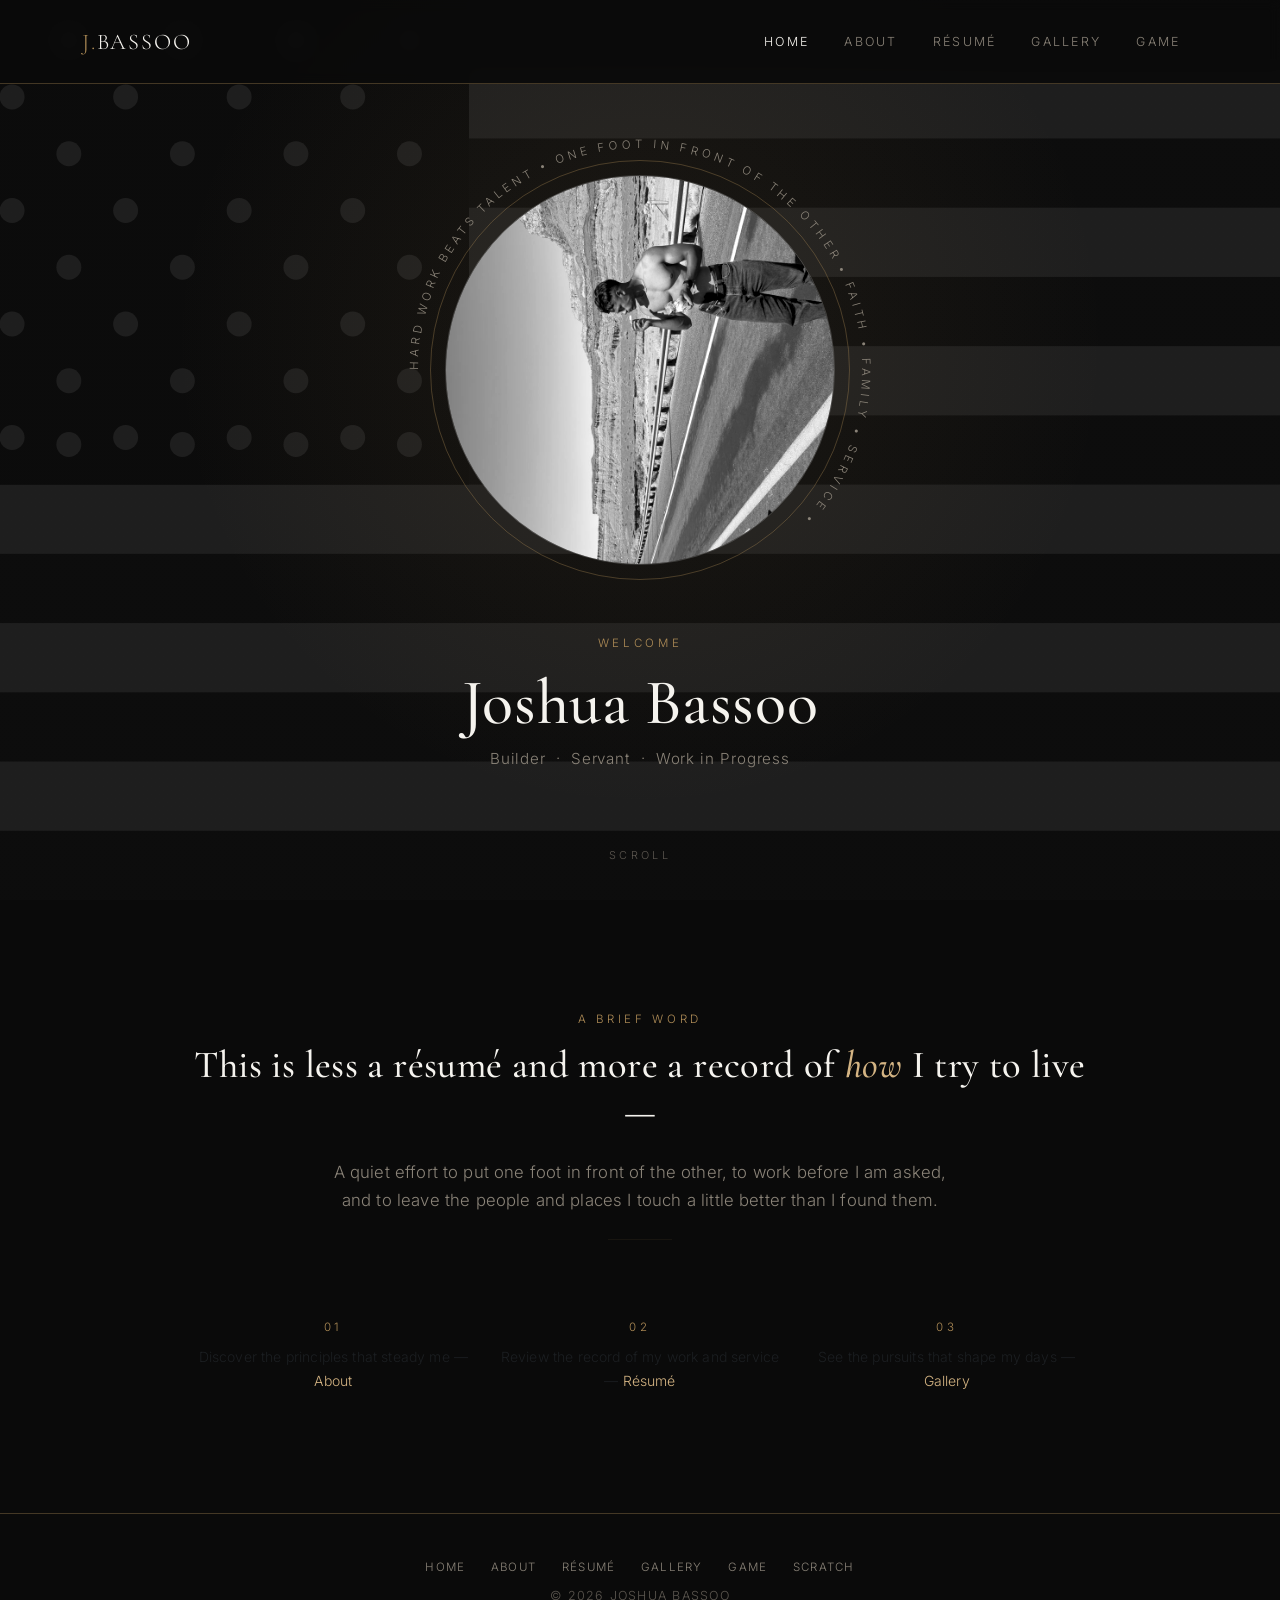
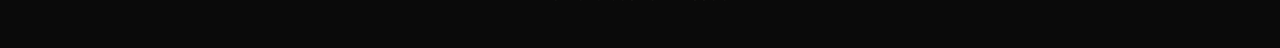
<file: index.html>
<!DOCTYPE html>
<html lang="en">
<head>
<meta charset="UTF-8">
<meta name="viewport" content="width=device-width, initial-scale=1.0">
<title>Joshua Bassoo</title>
<link href="https://cdn.jsdelivr.net/npm/bootstrap@5.3.3/dist/css/bootstrap.min.css" rel="stylesheet">
<link href="https://fonts.googleapis.com/css2?family=Cormorant+Garamond:ital,wght@0,400;0,500;0,600;1,500&family=Inter:wght@300;400;500;600&display=swap" rel="stylesheet">
<style>
:root {
  --ink: #0a0a0a;
  --panel: #141312;
  --marble: #f5f3ee;
  --stone: #8a8378;
  --stone-dim: #5c5750;
  --bronze: #b08d57;
  --bronze-light: #d4b483;
  --hairline: rgba(176, 141, 87, 0.35);
  --font-display: "Cormorant Garamond", "Georgia", serif;
  --font-body: "Inter", "Helvetica Neue", Arial, sans-serif;
}
* { box-sizing: border-box; }
html { scroll-behavior: smooth; }
body {
  background-color: var(--ink);
  background-image: linear-gradient(rgba(10,10,10,0.91), rgba(10,10,10,0.91)), url("[data-uri]");
  background-size: cover;
  background-attachment: fixed;
  background-position: center;
  color: var(--marble);
  font-family: var(--font-body);
  font-weight: 300;
  letter-spacing: 0.01em;
  line-height: 1.7;
}
a { color: var(--bronze-light); text-decoration: none; transition: color .25s; }
a:hover, a:focus { color: var(--marble); }
::selection { background: var(--bronze); color: var(--ink); }
.eyebrow { font-family: var(--font-body); font-size: .72rem; letter-spacing: .32em; text-transform: uppercase; color: var(--bronze); margin-bottom: .75rem; display: inline-block; }
.display-heading { font-family: var(--font-display); font-weight: 500; letter-spacing: .01em; color: var(--marble); }
.display-heading em { color: var(--bronze-light); font-style: italic; }
.hairline { border: none; border-top: 1px solid var(--hairline); width: 64px; margin: 1.5rem auto; }
.hairline.left { margin: 1.5rem 0; }
.navbar-stoic { background-color: rgba(10,10,10,0.92); backdrop-filter: blur(6px); border-bottom: 1px solid var(--hairline); padding-top: 1.1rem; padding-bottom: 1.1rem; }
.navbar-stoic .navbar-brand { font-family: var(--font-display); font-size: 1.4rem; letter-spacing: .08em; color: var(--marble) !important; }
.navbar-stoic .navbar-brand .brand-mark { color: var(--bronze); }
.navbar-stoic .nav-link { font-size: .78rem; letter-spacing: .18em; text-transform: uppercase; color: var(--stone) !important; padding: .5rem 1.1rem !important; }
.navbar-stoic .nav-link:hover, .navbar-stoic .nav-link.active { color: var(--marble) !important; }
.navbar-stoic .navbar-toggler { border-color: var(--hairline); }
.hero-stage { min-height: 100vh; display: flex; align-items: center; justify-content: center; padding: 7rem 1.5rem 4rem; position: relative; overflow: hidden; }
.hero-stage::before { content: ""; position: absolute; inset: 0; background: radial-gradient(circle at 50% 38%, rgba(176,141,87,.10), transparent 55%); pointer-events: none; }
.medallion-wrap { position: relative; width: min(420px,78vw); height: min(420px,78vw); margin: 0 auto; }
.medallion-orbit-text { position: absolute; inset: -54px; animation: spin-slow 60s linear infinite; }
@media (prefers-reduced-motion: reduce) { .medallion-orbit-text { animation: none; } }
@keyframes spin-slow { from { transform: rotate(0deg); } to { transform: rotate(360deg); } }
.medallion-orbit-text text { font-family: var(--font-body); font-size: 11.5px; letter-spacing: .34em; fill: var(--stone); text-transform: uppercase; }
.medallion-photo-ring { position: absolute; inset: 0; border-radius: 50%; border: 1px solid var(--hairline); padding: 14px; }
.medallion-photo-ring img { width: 100%; height: 100%; object-fit: cover; border-radius: 50%; display: block; filter: grayscale(100%) contrast(1.08); border: 1px solid var(--hairline); }
.hero-name { text-align: center; margin-top: 3rem; }
.hero-name h1 { font-size: clamp(2.4rem,6vw,4rem); margin-bottom: .25rem; }
.hero-name .role-line { color: var(--stone); font-size: .95rem; letter-spacing: .06em; }
.scroll-cue { position: absolute; bottom: 2.2rem; left: 50%; transform: translateX(-50%); font-size: .68rem; letter-spacing: .3em; text-transform: uppercase; color: var(--stone-dim); }
.section { padding: 6.5rem 0; border-bottom: 1px solid var(--hairline); }
.section:last-of-type { border-bottom: none; }
.section-alt { background-color: var(--panel); }
.section-head { text-align: center; max-width: 720px; margin: 0 auto 3.5rem; }
.lede { color: var(--stone); font-size: 1.05rem; max-width: 640px; margin: 0 auto; }
.plinth { position: relative; background-color: var(--panel); border: 1px solid var(--hairline); overflow: hidden; height: 100%; }
.plinth-image { aspect-ratio: 4/5; overflow: hidden; }
.plinth-image img { width: 100%; height: 100%; object-fit: cover; filter: grayscale(100%) contrast(1.05); transition: transform .8s ease, filter .8s ease; }
.plinth:hover .plinth-image img { transform: scale(1.04); filter: grayscale(60%) contrast(1.05); }
.plinth-caption { padding: 1.6rem 1.7rem 1.9rem; }
.plinth-number { font-family: var(--font-display); color: var(--bronze); font-size: .85rem; letter-spacing: .1em; }
.plinth-caption h3 { font-family: var(--font-display); font-size: 1.4rem; margin: .4rem 0 .6rem; color: var(--marble); }
.plinth-caption p { color: var(--stone); font-size: .92rem; margin-bottom: 0; }
.tenet-row { display: flex; gap: 1.6rem; padding: 1.8rem 0; border-top: 1px solid var(--hairline); align-items: baseline; }
.tenet-row:last-child { border-bottom: 1px solid var(--hairline); }
.tenet-mark { font-family: var(--font-display); font-size: 1.1rem; color: var(--bronze); min-width: 2.6rem; }
.tenet-row h4 { font-family: var(--font-display); font-size: 1.25rem; color: var(--marble); margin-bottom: .35rem; }
.tenet-row p { color: var(--stone); margin-bottom: 0; font-size: .95rem; }
.quote-block { text-align: center; max-width: 760px; margin: 0 auto; }
.quote-block blockquote { font-family: var(--font-display); font-style: italic; font-size: clamp(1.5rem,3vw,2.1rem); color: var(--marble); line-height: 1.5; }
.quote-block cite { display: block; margin-top: 1.2rem; color: var(--stone); font-size: .78rem; letter-spacing: .2em; text-transform: uppercase; font-style: normal; }
.resume-shell { max-width: 880px; margin: 0 auto; }
.resume-header { text-align: center; margin-bottom: 3.5rem; }
.resume-block { margin-bottom: 3.2rem; }
.resume-block-head { display: flex; align-items: baseline; gap: 1rem; margin-bottom: 1.4rem; }
.resume-block-head .eyebrow { margin-bottom: 0; }
.resume-block-head::after { content: ""; flex: 1; height: 1px; background: var(--hairline); }
.entry { display: grid; grid-template-columns: 160px 1fr; gap: 1.5rem; padding: 1.3rem 0; border-top: 1px solid rgba(255,255,255,.06); }
.entry:first-child { border-top: none; }
.entry-period { color: var(--bronze); font-size: .78rem; letter-spacing: .08em; text-transform: uppercase; padding-top: .2rem; }
.entry-title { font-family: var(--font-display); font-size: 1.25rem; color: var(--marble); margin-bottom: .2rem; }
.entry-org { color: var(--stone); font-size: .85rem; margin-bottom: .7rem; letter-spacing: .03em; }
.entry ul { color: var(--stone); font-size: .92rem; padding-left: 1.1rem; margin-bottom: 0; }
.entry ul li { margin-bottom: .35rem; }
.entry ul li::marker { color: var(--bronze); }
.skill-grid { display: grid; grid-template-columns: repeat(auto-fit,minmax(190px,1fr)); gap: .9rem; }
.skill-chip { border: 1px solid var(--hairline); padding: .85rem 1.1rem; font-size: .85rem; color: var(--marble); letter-spacing: .02em; }
.skill-chip strong { color: var(--bronze-light); display: block; font-size: .7rem; letter-spacing: .16em; text-transform: uppercase; margin-bottom: .3rem; }
@media (max-width: 576px) { .entry { grid-template-columns: 1fr; gap: .4rem; } }
.footer-stoic { background-color: var(--ink); border-top: 1px solid var(--hairline); padding: 2.6rem 0; text-align: center; color: var(--stone-dim); font-size: .78rem; letter-spacing: .1em; text-transform: uppercase; }
.footer-stoic .footer-links a { color: var(--stone); margin: 0 .8rem; font-size: .72rem; }
.btn-bronze { border: 1px solid var(--bronze); color: var(--bronze-light); background: transparent; font-size: .78rem; letter-spacing: .18em; text-transform: uppercase; padding: .85rem 2rem; border-radius: 0; transition: all .3s; }
.btn-bronze:hover { background-color: var(--bronze); color: var(--ink); }
.container-narrow { max-width: 920px; margin-left: auto; margin-right: auto; }
img { max-width: 100%; }
</style>
</head>
<body><nav class="navbar navbar-expand-lg navbar-stoic fixed-top">
  <div class="container">
    <a class="navbar-brand" href="index.html"><span class="brand-mark">J.</span>BASSOO</a>
    <button class="navbar-toggler" type="button" data-bs-toggle="collapse" data-bs-target="#navMain" aria-controls="navMain" aria-expanded="false" aria-label="Toggle navigation"><span class="navbar-toggler-icon"></span></button>
    <div class="collapse navbar-collapse" id="navMain"><ul class="navbar-nav ms-auto"><li class="nav-item"><a class="nav-link active" href="index.html">Home</a></li>
<li class="nav-item"><a class="nav-link " href="about.html">About</a></li>
<li class="nav-item"><a class="nav-link " href="resume.html">Résumé</a></li>
<li class="nav-item"><a class="nav-link " href="gallery.html">Gallery</a></li>
<li class="nav-item"><a class="nav-link " href="game.html">Game</a></li></ul></div>
  </div>
</nav>
<section class="hero-stage">
  <div class="text-center" style="position:relative;z-index:1;">
    <div class="medallion-wrap">
      <svg class="medallion-orbit-text" viewBox="0 0 528 528" aria-hidden="true">
        <defs><path id="orbitPath" d="M 264,264 m -222,0 a 222,222 0 1,1 444,0 a 222,222 0 1,1 -444,0"/></defs>
        <text><textPath href="#orbitPath" startOffset="0%">HARD WORK BEATS TALENT &#8226; ONE FOOT IN FRONT OF THE OTHER &#8226; FAITH &#8226; FAMILY &#8226; SERVICE &#8226;</textPath></text>
      </svg>
      <div class="medallion-photo-ring">
        <img src="profile.jpg" alt="Portrait of Joshua Bassoo">
      </div>
    </div>
    <div class="hero-name">
      <p class="eyebrow">Welcome</p>
      <h1 class="display-heading">Joshua Bassoo</h1>
      <p class="role-line">Builder &nbsp;&middot;&nbsp; Servant &nbsp;&middot;&nbsp; Work in Progress</p>
    </div>
  </div>
  <div class="scroll-cue">Scroll</div>
</section>
<section class="section">
  <div class="container container-narrow text-center">
    <p class="eyebrow">A Brief Word</p>
    <h2 class="display-heading mb-4" style="font-size:clamp(1.6rem,3.4vw,2.4rem);">This is less a résumé and more a record of <em>how</em> I try to live —</h2>
    <p class="lede">A quiet effort to put one foot in front of the other, to work before I am asked, and to leave the people and places I touch a little better than I found them.</p>
    <hr class="hairline">
    <div class="row mt-5 g-4">
      <div class="col-md-4"><p class="eyebrow mb-2">01</p><p class="text-muted small">Discover the principles that steady me — <a href="about.html">About</a></p></div>
      <div class="col-md-4"><p class="eyebrow mb-2">02</p><p class="text-muted small">Review the record of my work and service — <a href="resume.html">Résumé</a></p></div>
      <div class="col-md-4"><p class="eyebrow mb-2">03</p><p class="text-muted small">See the pursuits that shape my days — <a href="gallery.html">Gallery</a></p></div>
    </div>
  </div>
</section>
<footer class="footer-stoic">
  <div class="container">
    <div class="footer-links mb-2">
      <a href="index.html">Home</a><a href="about.html">About</a><a href="resume.html">Résumé</a><a href="gallery.html">Gallery</a><a href="game.html">Game</a><a href="scratch.html">Scratch</a>
    </div>
    &copy; 2026 Joshua Bassoo
  </div>
</footer>
<script src="https://cdn.jsdelivr.net/npm/bootstrap@5.3.3/dist/js/bootstrap.bundle.min.js"></script>
</body></html>
</file>
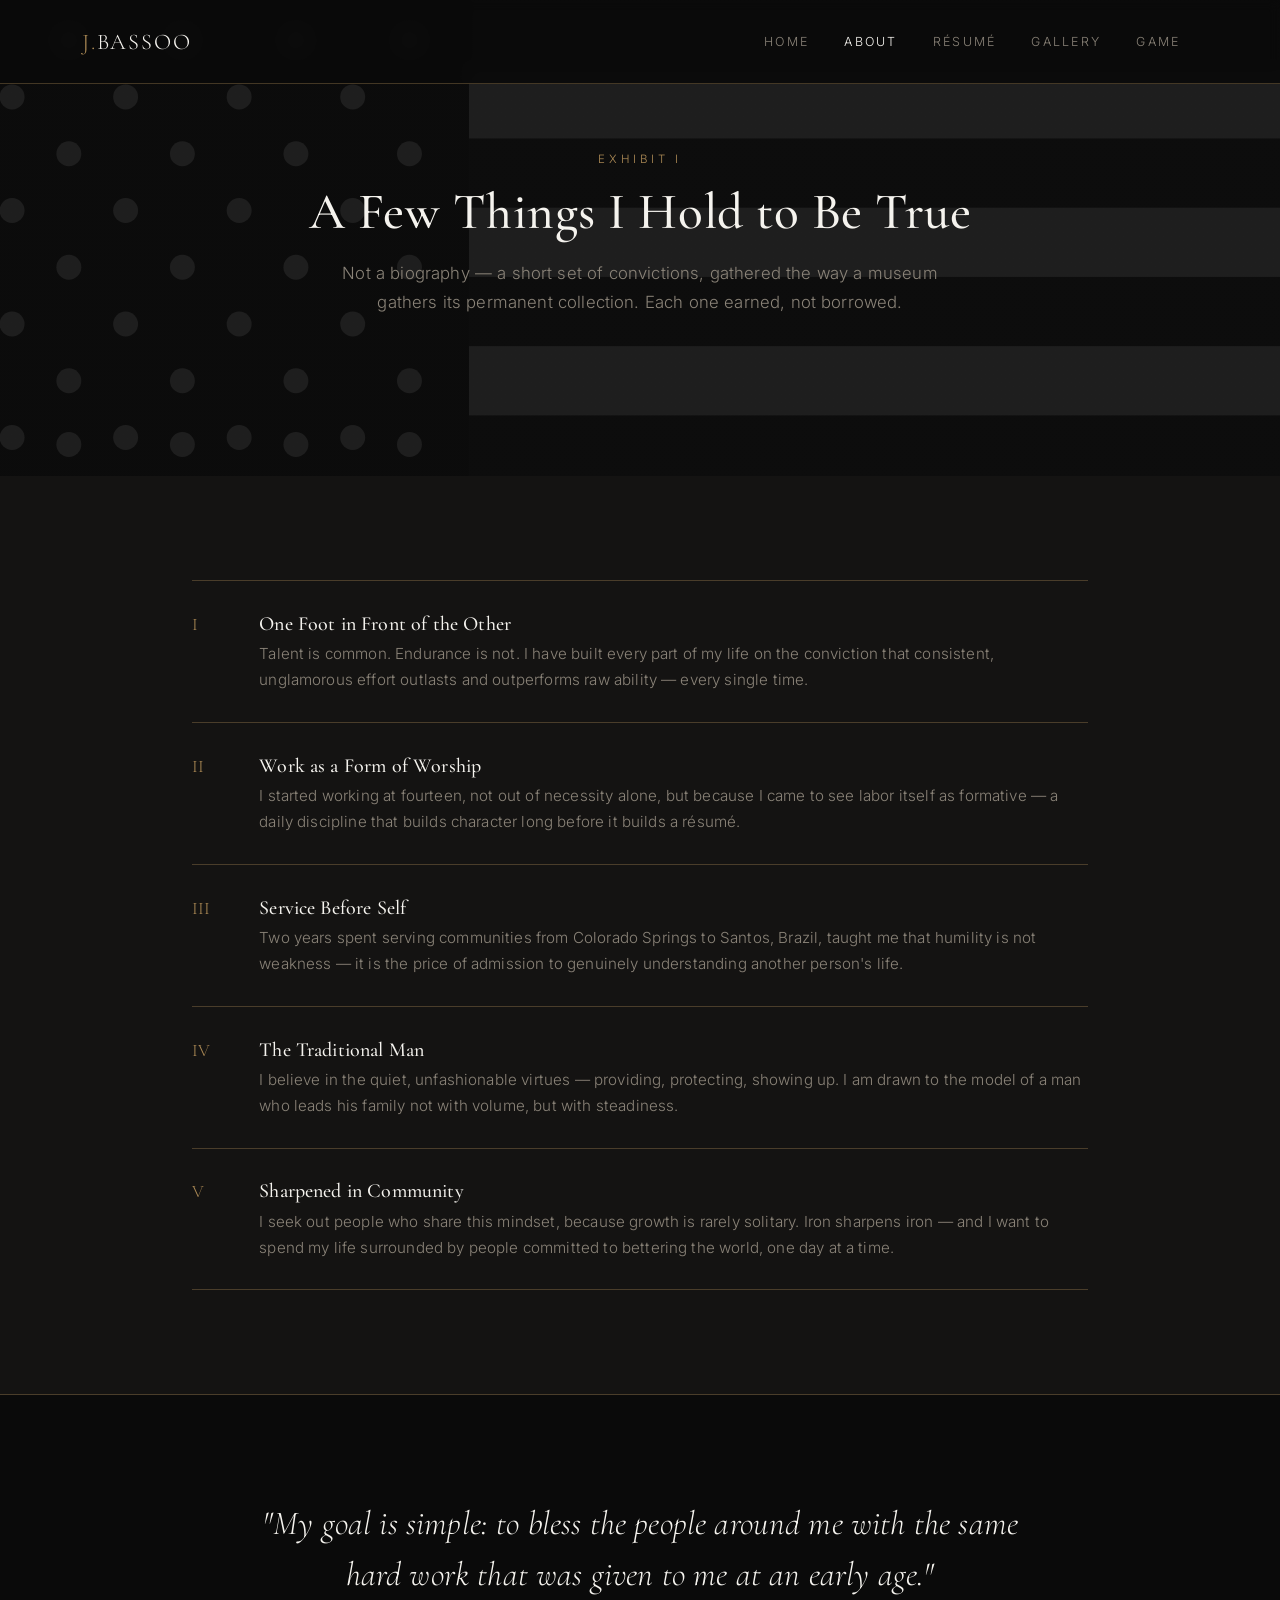
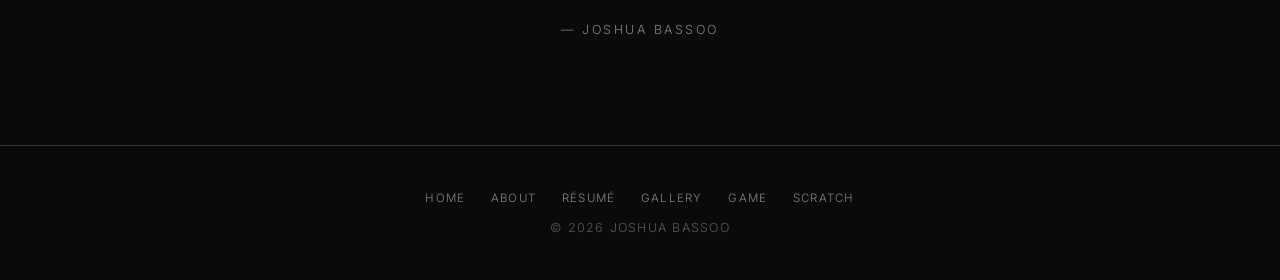
<file: about.html>
<!DOCTYPE html>
<html lang="en">
<head>
<meta charset="UTF-8">
<meta name="viewport" content="width=device-width, initial-scale=1.0">
<title>About — Joshua Bassoo</title>
<link href="https://cdn.jsdelivr.net/npm/bootstrap@5.3.3/dist/css/bootstrap.min.css" rel="stylesheet">
<link href="https://fonts.googleapis.com/css2?family=Cormorant+Garamond:ital,wght@0,400;0,500;0,600;1,500&family=Inter:wght@300;400;500;600&display=swap" rel="stylesheet">
<style>
:root {
  --ink: #0a0a0a;
  --panel: #141312;
  --marble: #f5f3ee;
  --stone: #8a8378;
  --stone-dim: #5c5750;
  --bronze: #b08d57;
  --bronze-light: #d4b483;
  --hairline: rgba(176, 141, 87, 0.35);
  --font-display: "Cormorant Garamond", "Georgia", serif;
  --font-body: "Inter", "Helvetica Neue", Arial, sans-serif;
}
* { box-sizing: border-box; }
html { scroll-behavior: smooth; }
body {
  background-color: var(--ink);
  background-image: linear-gradient(rgba(10,10,10,0.91), rgba(10,10,10,0.91)), url("[data-uri]");
  background-size: cover;
  background-attachment: fixed;
  background-position: center;
  color: var(--marble);
  font-family: var(--font-body);
  font-weight: 300;
  letter-spacing: 0.01em;
  line-height: 1.7;
}
a { color: var(--bronze-light); text-decoration: none; transition: color .25s; }
a:hover, a:focus { color: var(--marble); }
::selection { background: var(--bronze); color: var(--ink); }
.eyebrow { font-family: var(--font-body); font-size: .72rem; letter-spacing: .32em; text-transform: uppercase; color: var(--bronze); margin-bottom: .75rem; display: inline-block; }
.display-heading { font-family: var(--font-display); font-weight: 500; letter-spacing: .01em; color: var(--marble); }
.display-heading em { color: var(--bronze-light); font-style: italic; }
.hairline { border: none; border-top: 1px solid var(--hairline); width: 64px; margin: 1.5rem auto; }
.hairline.left { margin: 1.5rem 0; }
.navbar-stoic { background-color: rgba(10,10,10,0.92); backdrop-filter: blur(6px); border-bottom: 1px solid var(--hairline); padding-top: 1.1rem; padding-bottom: 1.1rem; }
.navbar-stoic .navbar-brand { font-family: var(--font-display); font-size: 1.4rem; letter-spacing: .08em; color: var(--marble) !important; }
.navbar-stoic .navbar-brand .brand-mark { color: var(--bronze); }
.navbar-stoic .nav-link { font-size: .78rem; letter-spacing: .18em; text-transform: uppercase; color: var(--stone) !important; padding: .5rem 1.1rem !important; }
.navbar-stoic .nav-link:hover, .navbar-stoic .nav-link.active { color: var(--marble) !important; }
.navbar-stoic .navbar-toggler { border-color: var(--hairline); }
.hero-stage { min-height: 100vh; display: flex; align-items: center; justify-content: center; padding: 7rem 1.5rem 4rem; position: relative; overflow: hidden; }
.hero-stage::before { content: ""; position: absolute; inset: 0; background: radial-gradient(circle at 50% 38%, rgba(176,141,87,.10), transparent 55%); pointer-events: none; }
.medallion-wrap { position: relative; width: min(420px,78vw); height: min(420px,78vw); margin: 0 auto; }
.medallion-orbit-text { position: absolute; inset: -54px; animation: spin-slow 60s linear infinite; }
@media (prefers-reduced-motion: reduce) { .medallion-orbit-text { animation: none; } }
@keyframes spin-slow { from { transform: rotate(0deg); } to { transform: rotate(360deg); } }
.medallion-orbit-text text { font-family: var(--font-body); font-size: 11.5px; letter-spacing: .34em; fill: var(--stone); text-transform: uppercase; }
.medallion-photo-ring { position: absolute; inset: 0; border-radius: 50%; border: 1px solid var(--hairline); padding: 14px; }
.medallion-photo-ring img { width: 100%; height: 100%; object-fit: cover; border-radius: 50%; display: block; filter: grayscale(100%) contrast(1.08); border: 1px solid var(--hairline); }
.hero-name { text-align: center; margin-top: 3rem; }
.hero-name h1 { font-size: clamp(2.4rem,6vw,4rem); margin-bottom: .25rem; }
.hero-name .role-line { color: var(--stone); font-size: .95rem; letter-spacing: .06em; }
.scroll-cue { position: absolute; bottom: 2.2rem; left: 50%; transform: translateX(-50%); font-size: .68rem; letter-spacing: .3em; text-transform: uppercase; color: var(--stone-dim); }
.section { padding: 6.5rem 0; border-bottom: 1px solid var(--hairline); }
.section:last-of-type { border-bottom: none; }
.section-alt { background-color: var(--panel); }
.section-head { text-align: center; max-width: 720px; margin: 0 auto 3.5rem; }
.lede { color: var(--stone); font-size: 1.05rem; max-width: 640px; margin: 0 auto; }
.plinth { position: relative; background-color: var(--panel); border: 1px solid var(--hairline); overflow: hidden; height: 100%; }
.plinth-image { aspect-ratio: 4/5; overflow: hidden; }
.plinth-image img { width: 100%; height: 100%; object-fit: cover; filter: grayscale(100%) contrast(1.05); transition: transform .8s ease, filter .8s ease; }
.plinth:hover .plinth-image img { transform: scale(1.04); filter: grayscale(60%) contrast(1.05); }
.plinth-caption { padding: 1.6rem 1.7rem 1.9rem; }
.plinth-number { font-family: var(--font-display); color: var(--bronze); font-size: .85rem; letter-spacing: .1em; }
.plinth-caption h3 { font-family: var(--font-display); font-size: 1.4rem; margin: .4rem 0 .6rem; color: var(--marble); }
.plinth-caption p { color: var(--stone); font-size: .92rem; margin-bottom: 0; }
.tenet-row { display: flex; gap: 1.6rem; padding: 1.8rem 0; border-top: 1px solid var(--hairline); align-items: baseline; }
.tenet-row:last-child { border-bottom: 1px solid var(--hairline); }
.tenet-mark { font-family: var(--font-display); font-size: 1.1rem; color: var(--bronze); min-width: 2.6rem; }
.tenet-row h4 { font-family: var(--font-display); font-size: 1.25rem; color: var(--marble); margin-bottom: .35rem; }
.tenet-row p { color: var(--stone); margin-bottom: 0; font-size: .95rem; }
.quote-block { text-align: center; max-width: 760px; margin: 0 auto; }
.quote-block blockquote { font-family: var(--font-display); font-style: italic; font-size: clamp(1.5rem,3vw,2.1rem); color: var(--marble); line-height: 1.5; }
.quote-block cite { display: block; margin-top: 1.2rem; color: var(--stone); font-size: .78rem; letter-spacing: .2em; text-transform: uppercase; font-style: normal; }
.resume-shell { max-width: 880px; margin: 0 auto; }
.resume-header { text-align: center; margin-bottom: 3.5rem; }
.resume-block { margin-bottom: 3.2rem; }
.resume-block-head { display: flex; align-items: baseline; gap: 1rem; margin-bottom: 1.4rem; }
.resume-block-head .eyebrow { margin-bottom: 0; }
.resume-block-head::after { content: ""; flex: 1; height: 1px; background: var(--hairline); }
.entry { display: grid; grid-template-columns: 160px 1fr; gap: 1.5rem; padding: 1.3rem 0; border-top: 1px solid rgba(255,255,255,.06); }
.entry:first-child { border-top: none; }
.entry-period { color: var(--bronze); font-size: .78rem; letter-spacing: .08em; text-transform: uppercase; padding-top: .2rem; }
.entry-title { font-family: var(--font-display); font-size: 1.25rem; color: var(--marble); margin-bottom: .2rem; }
.entry-org { color: var(--stone); font-size: .85rem; margin-bottom: .7rem; letter-spacing: .03em; }
.entry ul { color: var(--stone); font-size: .92rem; padding-left: 1.1rem; margin-bottom: 0; }
.entry ul li { margin-bottom: .35rem; }
.entry ul li::marker { color: var(--bronze); }
.skill-grid { display: grid; grid-template-columns: repeat(auto-fit,minmax(190px,1fr)); gap: .9rem; }
.skill-chip { border: 1px solid var(--hairline); padding: .85rem 1.1rem; font-size: .85rem; color: var(--marble); letter-spacing: .02em; }
.skill-chip strong { color: var(--bronze-light); display: block; font-size: .7rem; letter-spacing: .16em; text-transform: uppercase; margin-bottom: .3rem; }
@media (max-width: 576px) { .entry { grid-template-columns: 1fr; gap: .4rem; } }
.footer-stoic { background-color: var(--ink); border-top: 1px solid var(--hairline); padding: 2.6rem 0; text-align: center; color: var(--stone-dim); font-size: .78rem; letter-spacing: .1em; text-transform: uppercase; }
.footer-stoic .footer-links a { color: var(--stone); margin: 0 .8rem; font-size: .72rem; }
.btn-bronze { border: 1px solid var(--bronze); color: var(--bronze-light); background: transparent; font-size: .78rem; letter-spacing: .18em; text-transform: uppercase; padding: .85rem 2rem; border-radius: 0; transition: all .3s; }
.btn-bronze:hover { background-color: var(--bronze); color: var(--ink); }
.container-narrow { max-width: 920px; margin-left: auto; margin-right: auto; }
img { max-width: 100%; }
</style>
</head>
<body><nav class="navbar navbar-expand-lg navbar-stoic fixed-top">
  <div class="container">
    <a class="navbar-brand" href="index.html"><span class="brand-mark">J.</span>BASSOO</a>
    <button class="navbar-toggler" type="button" data-bs-toggle="collapse" data-bs-target="#navMain" aria-controls="navMain" aria-expanded="false" aria-label="Toggle navigation"><span class="navbar-toggler-icon"></span></button>
    <div class="collapse navbar-collapse" id="navMain"><ul class="navbar-nav ms-auto"><li class="nav-item"><a class="nav-link " href="index.html">Home</a></li>
<li class="nav-item"><a class="nav-link active" href="about.html">About</a></li>
<li class="nav-item"><a class="nav-link " href="resume.html">Résumé</a></li>
<li class="nav-item"><a class="nav-link " href="gallery.html">Gallery</a></li>
<li class="nav-item"><a class="nav-link " href="game.html">Game</a></li></ul></div>
  </div>
</nav>
<header class="section" style="padding-top:9rem;">
  <div class="container section-head">
    <p class="eyebrow">Exhibit I</p>
    <h1 class="display-heading" style="font-size:clamp(2rem,5vw,3.2rem);">A Few Things I Hold to Be True</h1>
    <p class="lede mt-3">Not a biography — a short set of convictions, gathered the way a museum gathers its permanent collection. Each one earned, not borrowed.</p>
  </div>
</header>
<section class="section section-alt">
  <div class="container" style="max-width:920px;margin:auto;">
    <div class="tenet-row"><span class="tenet-mark">I</span><div><h4>One Foot in Front of the Other</h4><p>Talent is common. Endurance is not. I have built every part of my life on the conviction that consistent, unglamorous effort outlasts and outperforms raw ability — every single time.</p></div></div>
    <div class="tenet-row"><span class="tenet-mark">II</span><div><h4>Work as a Form of Worship</h4><p>I started working at fourteen, not out of necessity alone, but because I came to see labor itself as formative — a daily discipline that builds character long before it builds a résumé.</p></div></div>
    <div class="tenet-row"><span class="tenet-mark">III</span><div><h4>Service Before Self</h4><p>Two years spent serving communities from Colorado Springs to Santos, Brazil, taught me that humility is not weakness — it is the price of admission to genuinely understanding another person's life.</p></div></div>
    <div class="tenet-row"><span class="tenet-mark">IV</span><div><h4>The Traditional Man</h4><p>I believe in the quiet, unfashionable virtues — providing, protecting, showing up. I am drawn to the model of a man who leads his family not with volume, but with steadiness.</p></div></div>
    <div class="tenet-row"><span class="tenet-mark">V</span><div><h4>Sharpened in Community</h4><p>I seek out people who share this mindset, because growth is rarely solitary. Iron sharpens iron — and I want to spend my life surrounded by people committed to bettering the world, one day at a time.</p></div></div>
  </div>
</section>
<section class="section">
  <div class="container">
    <div class="quote-block">
      <blockquote>"My goal is simple: to bless the people around me with the same hard work that was given to me at an early age."</blockquote>
      <cite>— Joshua Bassoo</cite>
    </div>
  </div>
</section>
<footer class="footer-stoic">
  <div class="container">
    <div class="footer-links mb-2">
      <a href="index.html">Home</a><a href="about.html">About</a><a href="resume.html">Résumé</a><a href="gallery.html">Gallery</a><a href="game.html">Game</a><a href="scratch.html">Scratch</a>
    </div>
    &copy; 2026 Joshua Bassoo
  </div>
</footer>
<script src="https://cdn.jsdelivr.net/npm/bootstrap@5.3.3/dist/js/bootstrap.bundle.min.js"></script>
</body></html>
</file>
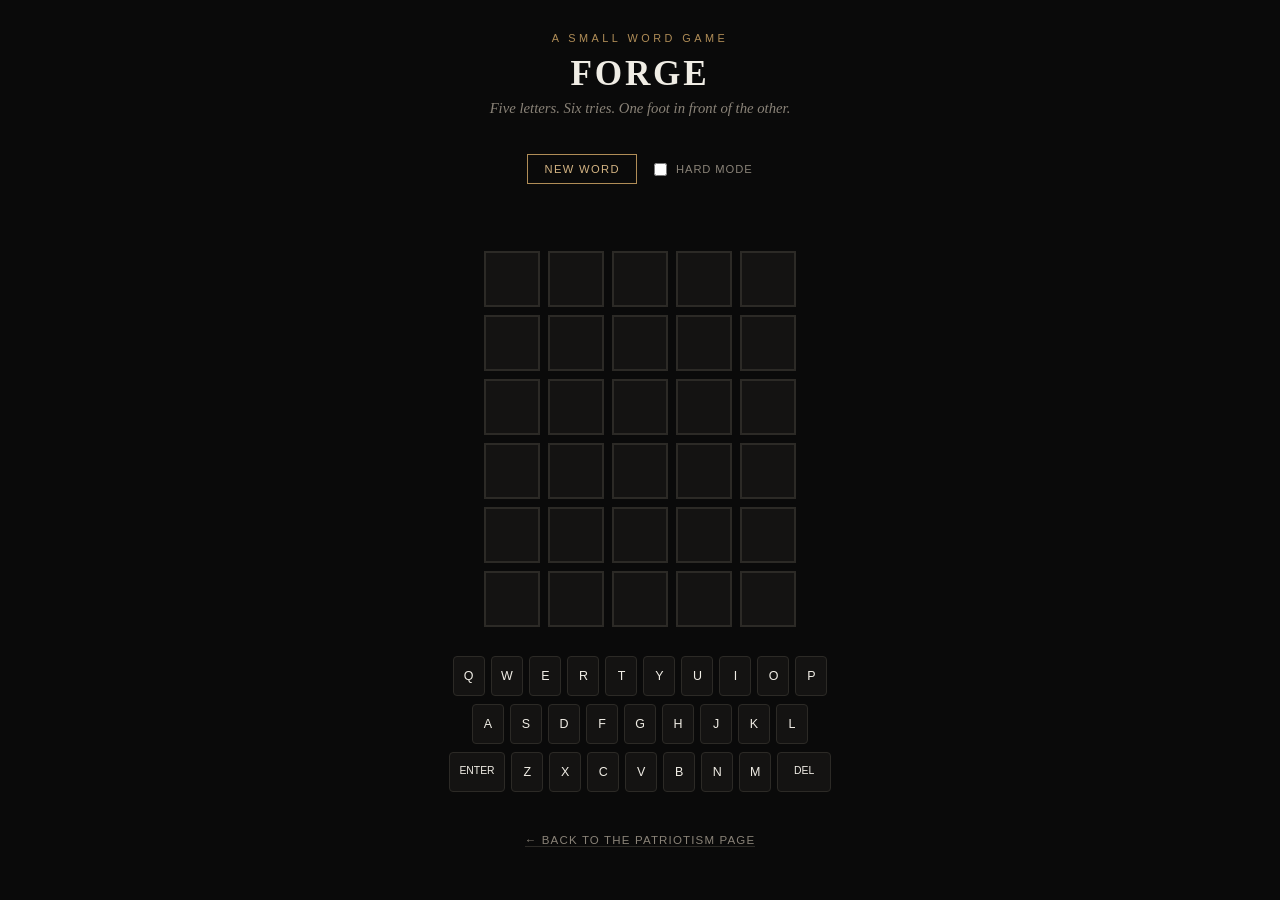
<file: game.html>
<!DOCTYPE html>
<html lang="en">
<head>
<meta charset="UTF-8">

  <meta name="viewport" content="width=device-width, initial-scale=1.0">
<title>FORGE — A Word Game of Grit</title>
<style>
  :root{
    --bg:#0a0a0a;
    --panel:#141312;
    --line:#2c2a26;
    --text:#f0ede5;
    --muted:#8a8378;
    --bronze:#b08d57;
    --bronze-light:#d4b483;
    --green:#5a7a52;
    --yellow:#b39a4a;
    --gray:#3a3733;
  }
  *{box-sizing:border-box;}
  body{
    margin:0;
    min-height:100vh;
    background:var(--bg);
    color:var(--text);
    font-family:'Georgia','Times New Roman',serif;
    display:flex;
    flex-direction:column;
    align-items:center;
    padding:2rem 1rem 3rem;
  }
  header{
    text-align:center;
    margin-bottom:1.4rem;
  }
  .eyebrow{
    font-family:Arial, Helvetica, sans-serif;
    font-size:0.68rem;
    letter-spacing:0.32em;
    text-transform:uppercase;
    color:var(--bronze);
    display:block;
    margin-bottom:0.6rem;
  }
  h1{
    margin:0;
    font-size:2.2rem;
    letter-spacing:0.08em;
    text-transform:uppercase;
  }
  .tagline{
    color:var(--muted);
    font-size:0.92rem;
    font-style:italic;
    margin-top:0.4rem;
  }
  .controls{
    display:flex;
    gap:0.8rem;
    align-items:center;
    margin-bottom:1.6rem;
    font-family:Arial, Helvetica, sans-serif;
  }
  .controls button{
    background:transparent;
    border:1px solid var(--bronze);
    color:var(--bronze-light);
    font-size:0.7rem;
    letter-spacing:0.12em;
    text-transform:uppercase;
    padding:0.5rem 1rem;
    cursor:pointer;
    transition:background 0.25s, color 0.25s;
  }
  .controls button:hover{
    background:var(--bronze);
    color:var(--bg);
  }
  .controls label{
    font-size:0.7rem;
    letter-spacing:0.08em;
    color:var(--muted);
    display:flex;
    align-items:center;
    gap:0.4rem;
    text-transform:uppercase;
  }
  #board{
    display:grid;
    grid-template-rows:repeat(6, 1fr);
    gap:8px;
    margin-bottom:1.8rem;
  }
  .row{
    display:grid;
    grid-template-columns:repeat(5, 56px);
    gap:8px;
  }
  .tile{
    width:56px;
    height:56px;
    border:2px solid var(--line);
    display:flex;
    align-items:center;
    justify-content:center;
    font-size:1.7rem;
    font-weight:bold;
    text-transform:uppercase;
    color:var(--text);
    background:var(--panel);
    transition:transform 0.15s ease;
  }
  .tile.pop{
    transform:scale(1.08);
  }
  .tile.correct{ background:var(--green); border-color:var(--green); }
  .tile.present{ background:var(--yellow); border-color:var(--yellow); }
  .tile.absent{ background:var(--gray); border-color:var(--gray); color:var(--muted); }
  .tile.flip{
    animation:flip 0.5s ease;
  }
  @keyframes flip{
    0%{ transform: rotateX(0); }
    50%{ transform: rotateX(90deg); }
    100%{ transform: rotateX(0); }
  }

  #message{
    min-height:1.6rem;
    font-family:Arial, Helvetica, sans-serif;
    font-size:0.85rem;
    letter-spacing:0.05em;
    color:var(--bronze-light);
    margin-bottom:1rem;
    text-align:center;
    text-transform:uppercase;
  }

  #keyboard{
    display:flex;
    flex-direction:column;
    gap:8px;
    width:100%;
    max-width:480px;
  }
  .krow{
    display:flex;
    justify-content:center;
    gap:6px;
  }
  .key{
    font-family:Arial, Helvetica, sans-serif;
    background:var(--panel);
    border:1px solid var(--line);
    color:var(--text);
    border-radius:4px;
    padding:0.75rem 0.6rem;
    font-size:0.78rem;
    text-transform:uppercase;
    cursor:pointer;
    min-width:32px;
    text-align:center;
    transition:background 0.2s;
    user-select:none;
  }
  .key:hover{
    border-color:var(--bronze);
  }
  .key.wide{
    min-width:54px;
    font-size:0.65rem;
  }
  .key.correct{ background:var(--green); border-color:var(--green); }
  .key.present{ background:var(--yellow); border-color:var(--yellow); }
  .key.absent{ background:var(--gray); border-color:var(--gray); color:var(--muted); }

  footer{
    margin-top:2.4rem;
    text-align:center;
  }
  footer a{
    color:var(--muted);
    font-family:Arial, Helvetica, sans-serif;
    font-size:0.72rem;
    letter-spacing:0.1em;
    text-transform:uppercase;
    text-decoration:none;
    border-bottom:1px solid var(--line);
  }
  footer a:hover{
    color:var(--bronze-light);
    border-color:var(--bronze);
  }

  #toast{
    position:fixed;
    top:1.5rem;
    left:50%;
    transform:translateX(-50%);
    background:var(--text);
    color:var(--bg);
    font-family:Arial, Helvetica, sans-serif;
    font-size:0.8rem;
    letter-spacing:0.05em;
    text-transform:uppercase;
    padding:0.7rem 1.4rem;
    border-radius:4px;
    opacity:0;
    pointer-events:none;
    transition:opacity 0.3s ease, transform 0.3s ease;
    z-index:10;
  }
  #toast.show{
    opacity:1;
    transform:translateX(-50%) translateY(6px);
  }

  @media (max-width:380px){
    .row{ grid-template-columns:repeat(5, 48px); }
    .tile{ width:48px; height:48px; font-size:1.4rem; }
  }
</style>
</head>
<body>

<div id="toast"></div>

<header>
  <span class="eyebrow">A Small Word Game</span>
  <h1>FORGE</h1>
  <p class="tagline">Five letters. Six tries. One foot in front of the other.</p>
</header>

<div class="controls">
  <button id="newWordBtn">New Word</button>
  <label><input type="checkbox" id="hardMode"> Hard Mode</label>
</div>

<div id="message"></div>
<div id="board"></div>
<div id="keyboard"></div>

<footer>
  <a href="scratch.html">&larr; Back to the patriotism page</a>
</footer>

<script>
(function(){
  // Word bank: words tied to grit, discipline, country, and tradition —
  // the same themes running through the rest of the site. All 5-letter words.
  const WORD_LIST = [
    "GRIND","HONOR","BUILD","FORGE","STAND","BRAVE","TRUTH","STEEL",
    "FAITH","GUARD","EARTH","NORTH","RANCH","STONE","CLIMB","TRAIL",
    "RIFLE","MEDAL","TROOP","UNION","EAGLE","CIVIC"
  ];

  const ROWS = 6, COLS = 5;
  let answer = "";
  let currentRow = 0;
  let currentCol = 0;
  let board = [];
  let gameOver = false;
  let hardMode = false;
  let lockedHints = {}; // for hard mode: position -> letter; presentLetters set

  const boardEl = document.getElementById("board");
  const keyboardEl = document.getElementById("keyboard");
  const messageEl = document.getElementById("message");
  const toastEl = document.getElementById("toast");
  const hardModeToggle = document.getElementById("hardMode");
  const newWordBtn = document.getElementById("newWordBtn");

  function pickWord(){
    return WORD_LIST[Math.floor(Math.random() * WORD_LIST.length)];
  }

  function showToast(text){
    toastEl.textContent = text;
    toastEl.classList.add("show");
    setTimeout(() => toastEl.classList.remove("show"), 1500);
  }

  function buildBoard(){
    boardEl.innerHTML = "";
    board = [];
    for(let r = 0; r < ROWS; r++){
      const rowEl = document.createElement("div");
      rowEl.className = "row";
      const rowTiles = [];
      for(let c = 0; c < COLS; c++){
        const tile = document.createElement("div");
        tile.className = "tile";
        rowEl.appendChild(tile);
        rowTiles.push(tile);
      }
      boardEl.appendChild(rowEl);
      board.push(rowTiles);
    }
  }

  const KEY_ROWS = [
    "Q W E R T Y U I O P".split(" "),
    "A S D F G H J K L".split(" "),
    ["ENTER", ..."Z X C V B N M".split(" "), "BACK"]
  ];

  let keyEls = {};

  function buildKeyboard(){
    keyboardEl.innerHTML = "";
    keyEls = {};
    KEY_ROWS.forEach(rowKeys => {
      const krow = document.createElement("div");
      krow.className = "krow";
      rowKeys.forEach(k => {
        const btn = document.createElement("div");
        btn.className = "key" + ((k === "ENTER" || k === "BACK") ? " wide" : "");
        btn.textContent = k === "BACK" ? "DEL" : k;
        btn.addEventListener("click", () => handleKey(k));
        krow.appendChild(btn);
        keyEls[k] = btn;
      });
      keyboardEl.appendChild(krow);
    });
  }

  function startGame(){
    answer = pickWord();
    currentRow = 0;
    currentCol = 0;
    gameOver = false;
    lockedHints = {};
    messageEl.textContent = "";
    buildBoard();
    buildKeyboard();
  }

  function handleKey(k){
    if(gameOver) return;
    if(k === "ENTER"){
      submitGuess();
    } else if(k === "BACK"){
      if(currentCol > 0){
        currentCol--;
        board[currentRow][currentCol].textContent = "";
        board[currentRow][currentCol].classList.remove("pop");
      }
    } else if(/^[A-Z]$/.test(k)){
      if(currentCol < COLS){
        board[currentRow][currentCol].textContent = k;
        board[currentRow][currentCol].classList.add("pop");
        currentCol++;
      }
    }
  }

  function currentGuess(){
    return board[currentRow].map(t => t.textContent).join("");
  }

  function submitGuess(){
    const guess = currentGuess();
    if(guess.length < COLS){
      showToast("Not enough letters");
      shakeRow(currentRow);
      return;
    }
    if(!/^[A-Z]{5}$/.test(guess)){
      showToast("Not a valid 5-letter word");
      shakeRow(currentRow);
      return;
    }

    // Hard mode validation: any previously revealed correct/present letters
    // must be reused in the right way.
    if(hardMode){
      const violation = checkHardMode(guess);
      if(violation){
        showToast(violation);
        shakeRow(currentRow);
        return;
      }
    }

    const result = scoreGuess(guess, answer);
    revealRow(currentRow, result, guess);

    // Update hard-mode constraints
    if(hardMode){
      result.forEach((res, i) => {
        if(res === "correct") lockedHints[i] = guess[i];
      });
    }

    if(guess === answer){
      gameOver = true;
      setTimeout(() => showToast("Solved! Well done."), 600);
      messageEl.textContent = "FORGED. The word was " + answer + ".";
      return;
    }

    currentRow++;
    currentCol = 0;

    if(currentRow === ROWS){
      gameOver = true;
      messageEl.textContent = "Out of tries. The word was " + answer + ".";
    }
  }



  function checkHardMode(guess){
    for(const pos in lockedHints){
      if(guess[pos] !== lockedHints[pos]){
        return "Letter " + lockedHints[pos] + " must be in position " + (parseInt(pos)+1);
      }
    }
    return null;
  }

  function scoreGuess(guess, answer){
    const result = new Array(COLS).fill("absent");
    const answerArr = answer.split("");
    const used = new Array(COLS).fill(false);

    // First pass: correct
    for(let i = 0; i < COLS; i++){
      if(guess[i] === answer[i]){
        result[i] = "correct";
        used[i] = true;
      }
    }
    // Second pass: present
    for(let i = 0; i < COLS; i++){
      if(result[i] === "correct") continue;
      const idx = answerArr.findIndex((ch, j) => ch === guess[i] && !used[j]);
      if(idx !== -1){
        result[i] = "present";
        used[idx] = true;
      }
    }
    return result;
  }

  function revealRow(row, result, guess){
    result.forEach((res, i) => {
      const tile = board[row][i];
      setTimeout(() => {
        tile.classList.add("flip");
        tile.classList.add(res);
        updateKeyColor(guess[i], res);
      }, i * 220);
    });
  }

  const keyPriority = { "absent": 0, "present": 1, "correct": 2 };
  function updateKeyColor(letter, res){
    const el = keyEls[letter];
    if(!el) return;
    const currentClass = ["absent","present","correct"].find(c => el.classList.contains(c));
    if(!currentClass || keyPriority[res] > keyPriority[currentClass]){
      el.classList.remove("absent","present","correct");
      el.classList.add(res);
    }
  }

  function shakeRow(row){
    const rowEl = boardEl.children[row];
    rowEl.style.transform = "translateX(-6px)";
    setTimeout(() => rowEl.style.transform = "translateX(6px)", 80);
    setTimeout(() => rowEl.style.transform = "translateX(0)", 160);
  }

  document.addEventListener("keydown", (e) => {
    let k = e.key.toUpperCase();
    if(k === "ENTER") handleKey("ENTER");
    else if(k === "BACKSPACE") handleKey("BACK");
    else if(/^[A-Z]$/.test(k)) handleKey(k);
  });

  newWordBtn.addEventListener("click", startGame);
  hardModeToggle.addEventListener("change", (e) => {
    hardMode = e.target.checked;
    showToast(hardMode ? "Hard mode on" : "Hard mode off");
  });

  startGame();
})();
</script>

</body>
</html>
</file>
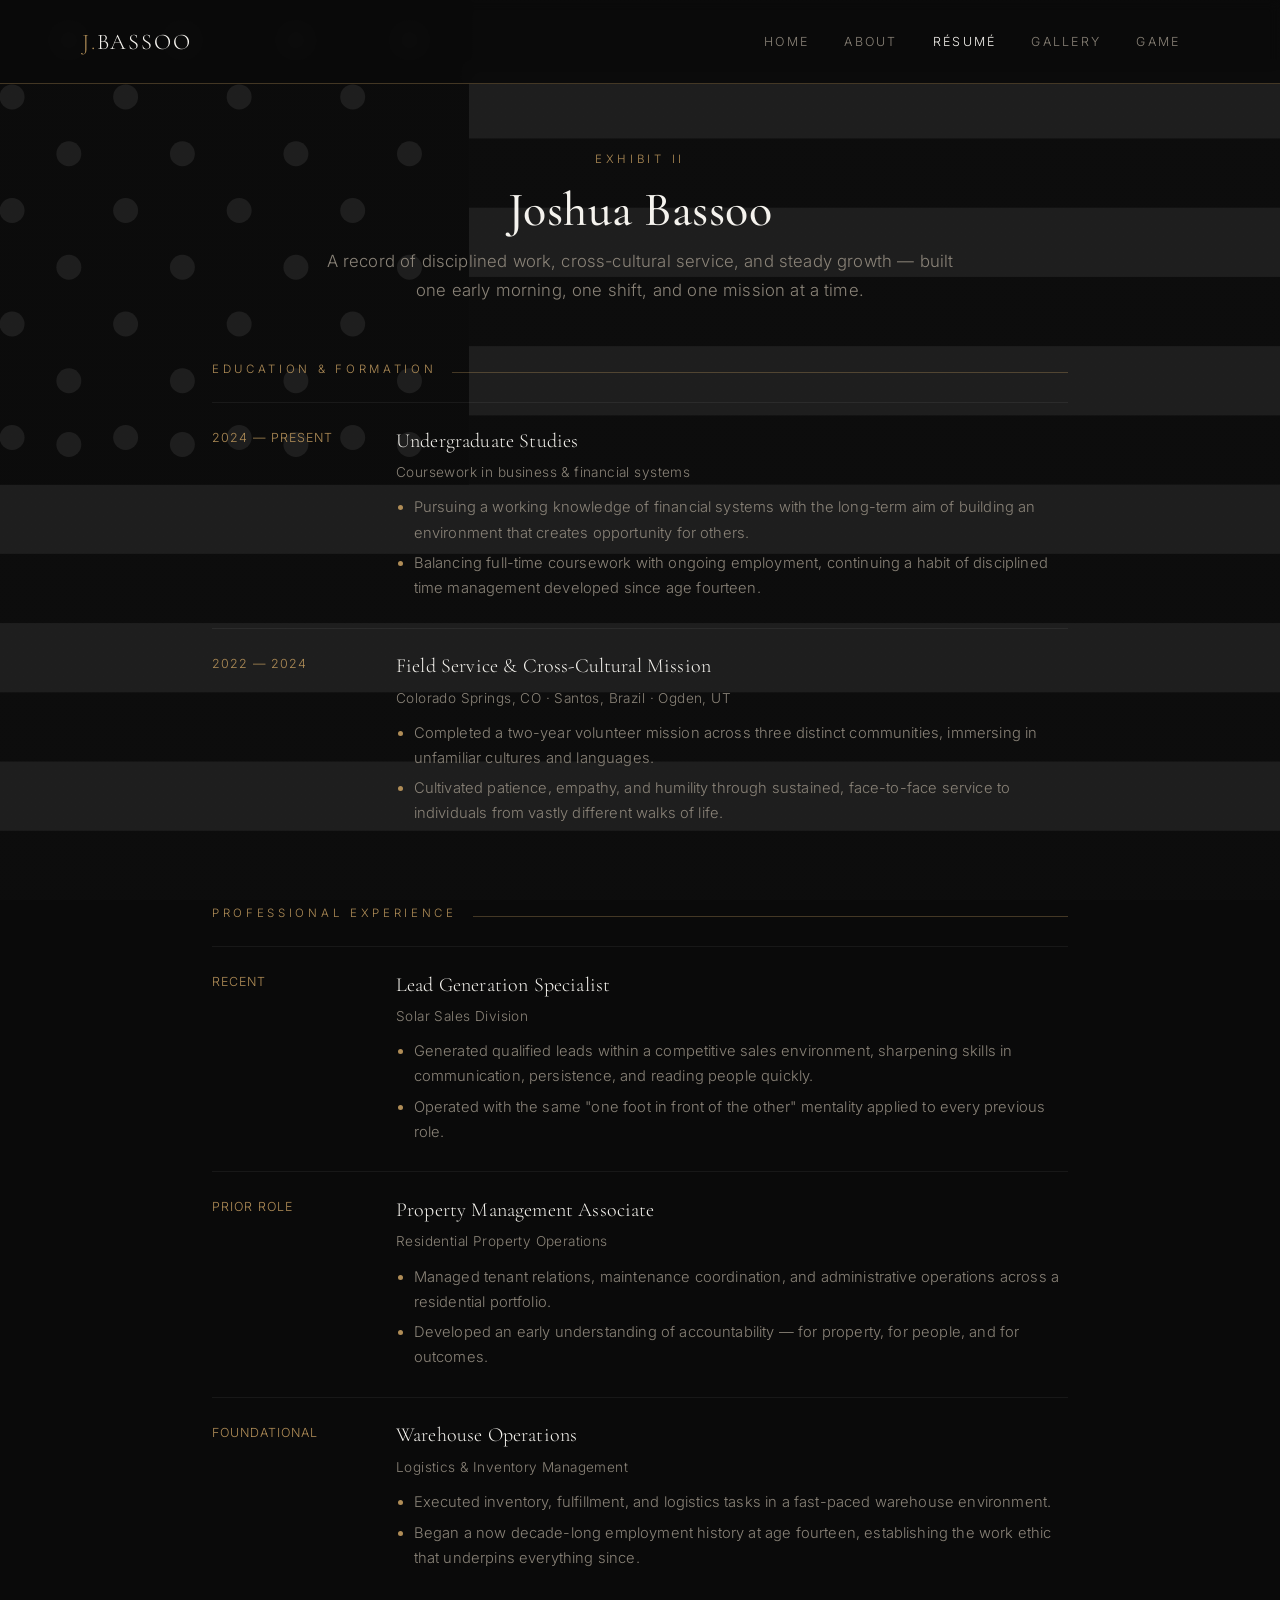
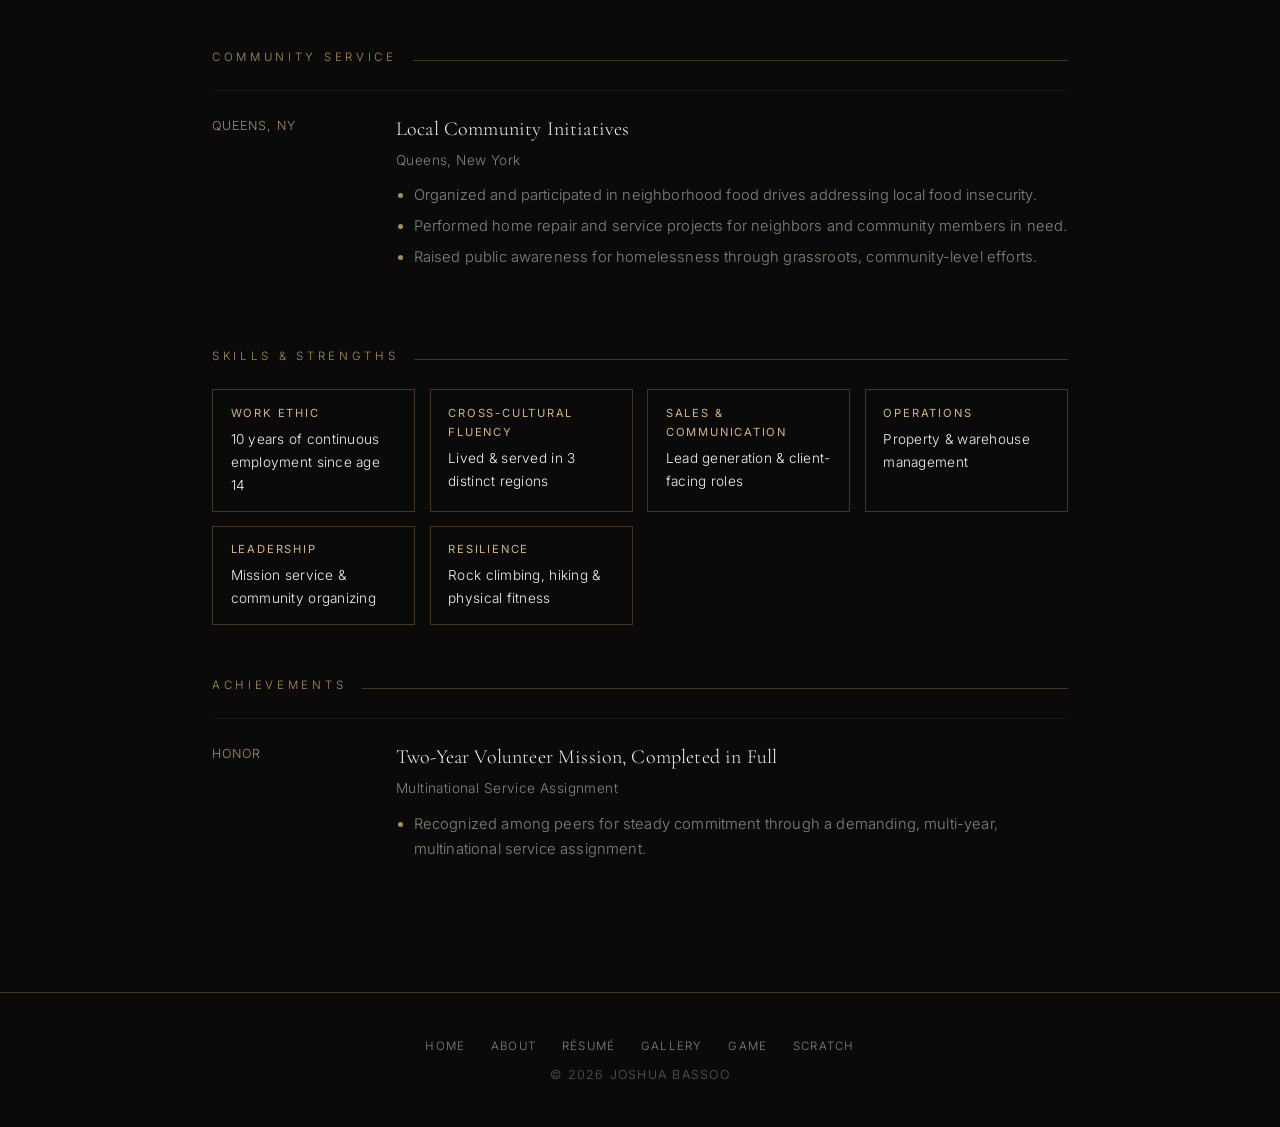
<file: resume.html>
<!DOCTYPE html>
<html lang="en">
<head>
<meta charset="UTF-8">
<meta name="viewport" content="width=device-width, initial-scale=1.0">
<title>Résumé — Joshua Bassoo</title>
<link href="https://cdn.jsdelivr.net/npm/bootstrap@5.3.3/dist/css/bootstrap.min.css" rel="stylesheet">
<link href="https://fonts.googleapis.com/css2?family=Cormorant+Garamond:ital,wght@0,400;0,500;0,600;1,500&family=Inter:wght@300;400;500;600&display=swap" rel="stylesheet">
<style>
:root {
  --ink: #0a0a0a;
  --panel: #141312;
  --marble: #f5f3ee;
  --stone: #8a8378;
  --stone-dim: #5c5750;
  --bronze: #b08d57;
  --bronze-light: #d4b483;
  --hairline: rgba(176, 141, 87, 0.35);
  --font-display: "Cormorant Garamond", "Georgia", serif;
  --font-body: "Inter", "Helvetica Neue", Arial, sans-serif;
}
* { box-sizing: border-box; }
html { scroll-behavior: smooth; }
body {
  background-color: var(--ink);
  background-image: linear-gradient(rgba(10,10,10,0.91), rgba(10,10,10,0.91)), url("[data-uri]");
  background-size: cover;
  background-attachment: fixed;
  background-position: center;
  color: var(--marble);
  font-family: var(--font-body);
  font-weight: 300;
  letter-spacing: 0.01em;
  line-height: 1.7;
}
a { color: var(--bronze-light); text-decoration: none; transition: color .25s; }
a:hover, a:focus { color: var(--marble); }
::selection { background: var(--bronze); color: var(--ink); }
.eyebrow { font-family: var(--font-body); font-size: .72rem; letter-spacing: .32em; text-transform: uppercase; color: var(--bronze); margin-bottom: .75rem; display: inline-block; }
.display-heading { font-family: var(--font-display); font-weight: 500; letter-spacing: .01em; color: var(--marble); }
.display-heading em { color: var(--bronze-light); font-style: italic; }
.hairline { border: none; border-top: 1px solid var(--hairline); width: 64px; margin: 1.5rem auto; }
.hairline.left { margin: 1.5rem 0; }
.navbar-stoic { background-color: rgba(10,10,10,0.92); backdrop-filter: blur(6px); border-bottom: 1px solid var(--hairline); padding-top: 1.1rem; padding-bottom: 1.1rem; }
.navbar-stoic .navbar-brand { font-family: var(--font-display); font-size: 1.4rem; letter-spacing: .08em; color: var(--marble) !important; }
.navbar-stoic .navbar-brand .brand-mark { color: var(--bronze); }
.navbar-stoic .nav-link { font-size: .78rem; letter-spacing: .18em; text-transform: uppercase; color: var(--stone) !important; padding: .5rem 1.1rem !important; }
.navbar-stoic .nav-link:hover, .navbar-stoic .nav-link.active { color: var(--marble) !important; }
.navbar-stoic .navbar-toggler { border-color: var(--hairline); }
.hero-stage { min-height: 100vh; display: flex; align-items: center; justify-content: center; padding: 7rem 1.5rem 4rem; position: relative; overflow: hidden; }
.hero-stage::before { content: ""; position: absolute; inset: 0; background: radial-gradient(circle at 50% 38%, rgba(176,141,87,.10), transparent 55%); pointer-events: none; }
.medallion-wrap { position: relative; width: min(420px,78vw); height: min(420px,78vw); margin: 0 auto; }
.medallion-orbit-text { position: absolute; inset: -54px; animation: spin-slow 60s linear infinite; }
@media (prefers-reduced-motion: reduce) { .medallion-orbit-text { animation: none; } }
@keyframes spin-slow { from { transform: rotate(0deg); } to { transform: rotate(360deg); } }
.medallion-orbit-text text { font-family: var(--font-body); font-size: 11.5px; letter-spacing: .34em; fill: var(--stone); text-transform: uppercase; }
.medallion-photo-ring { position: absolute; inset: 0; border-radius: 50%; border: 1px solid var(--hairline); padding: 14px; }
.medallion-photo-ring img { width: 100%; height: 100%; object-fit: cover; border-radius: 50%; display: block; filter: grayscale(100%) contrast(1.08); border: 1px solid var(--hairline); }
.hero-name { text-align: center; margin-top: 3rem; }
.hero-name h1 { font-size: clamp(2.4rem,6vw,4rem); margin-bottom: .25rem; }
.hero-name .role-line { color: var(--stone); font-size: .95rem; letter-spacing: .06em; }
.scroll-cue { position: absolute; bottom: 2.2rem; left: 50%; transform: translateX(-50%); font-size: .68rem; letter-spacing: .3em; text-transform: uppercase; color: var(--stone-dim); }
.section { padding: 6.5rem 0; border-bottom: 1px solid var(--hairline); }
.section:last-of-type { border-bottom: none; }
.section-alt { background-color: var(--panel); }
.section-head { text-align: center; max-width: 720px; margin: 0 auto 3.5rem; }
.lede { color: var(--stone); font-size: 1.05rem; max-width: 640px; margin: 0 auto; }
.plinth { position: relative; background-color: var(--panel); border: 1px solid var(--hairline); overflow: hidden; height: 100%; }
.plinth-image { aspect-ratio: 4/5; overflow: hidden; }
.plinth-image img { width: 100%; height: 100%; object-fit: cover; filter: grayscale(100%) contrast(1.05); transition: transform .8s ease, filter .8s ease; }
.plinth:hover .plinth-image img { transform: scale(1.04); filter: grayscale(60%) contrast(1.05); }
.plinth-caption { padding: 1.6rem 1.7rem 1.9rem; }
.plinth-number { font-family: var(--font-display); color: var(--bronze); font-size: .85rem; letter-spacing: .1em; }
.plinth-caption h3 { font-family: var(--font-display); font-size: 1.4rem; margin: .4rem 0 .6rem; color: var(--marble); }
.plinth-caption p { color: var(--stone); font-size: .92rem; margin-bottom: 0; }
.tenet-row { display: flex; gap: 1.6rem; padding: 1.8rem 0; border-top: 1px solid var(--hairline); align-items: baseline; }
.tenet-row:last-child { border-bottom: 1px solid var(--hairline); }
.tenet-mark { font-family: var(--font-display); font-size: 1.1rem; color: var(--bronze); min-width: 2.6rem; }
.tenet-row h4 { font-family: var(--font-display); font-size: 1.25rem; color: var(--marble); margin-bottom: .35rem; }
.tenet-row p { color: var(--stone); margin-bottom: 0; font-size: .95rem; }
.quote-block { text-align: center; max-width: 760px; margin: 0 auto; }
.quote-block blockquote { font-family: var(--font-display); font-style: italic; font-size: clamp(1.5rem,3vw,2.1rem); color: var(--marble); line-height: 1.5; }
.quote-block cite { display: block; margin-top: 1.2rem; color: var(--stone); font-size: .78rem; letter-spacing: .2em; text-transform: uppercase; font-style: normal; }
.resume-shell { max-width: 880px; margin: 0 auto; }
.resume-header { text-align: center; margin-bottom: 3.5rem; }
.resume-block { margin-bottom: 3.2rem; }
.resume-block-head { display: flex; align-items: baseline; gap: 1rem; margin-bottom: 1.4rem; }
.resume-block-head .eyebrow { margin-bottom: 0; }
.resume-block-head::after { content: ""; flex: 1; height: 1px; background: var(--hairline); }
.entry { display: grid; grid-template-columns: 160px 1fr; gap: 1.5rem; padding: 1.3rem 0; border-top: 1px solid rgba(255,255,255,.06); }
.entry:first-child { border-top: none; }
.entry-period { color: var(--bronze); font-size: .78rem; letter-spacing: .08em; text-transform: uppercase; padding-top: .2rem; }
.entry-title { font-family: var(--font-display); font-size: 1.25rem; color: var(--marble); margin-bottom: .2rem; }
.entry-org { color: var(--stone); font-size: .85rem; margin-bottom: .7rem; letter-spacing: .03em; }
.entry ul { color: var(--stone); font-size: .92rem; padding-left: 1.1rem; margin-bottom: 0; }
.entry ul li { margin-bottom: .35rem; }
.entry ul li::marker { color: var(--bronze); }
.skill-grid { display: grid; grid-template-columns: repeat(auto-fit,minmax(190px,1fr)); gap: .9rem; }
.skill-chip { border: 1px solid var(--hairline); padding: .85rem 1.1rem; font-size: .85rem; color: var(--marble); letter-spacing: .02em; }
.skill-chip strong { color: var(--bronze-light); display: block; font-size: .7rem; letter-spacing: .16em; text-transform: uppercase; margin-bottom: .3rem; }
@media (max-width: 576px) { .entry { grid-template-columns: 1fr; gap: .4rem; } }
.footer-stoic { background-color: var(--ink); border-top: 1px solid var(--hairline); padding: 2.6rem 0; text-align: center; color: var(--stone-dim); font-size: .78rem; letter-spacing: .1em; text-transform: uppercase; }
.footer-stoic .footer-links a { color: var(--stone); margin: 0 .8rem; font-size: .72rem; }
.btn-bronze { border: 1px solid var(--bronze); color: var(--bronze-light); background: transparent; font-size: .78rem; letter-spacing: .18em; text-transform: uppercase; padding: .85rem 2rem; border-radius: 0; transition: all .3s; }
.btn-bronze:hover { background-color: var(--bronze); color: var(--ink); }
.container-narrow { max-width: 920px; margin-left: auto; margin-right: auto; }
img { max-width: 100%; }
</style>
</head>
<body><nav class="navbar navbar-expand-lg navbar-stoic fixed-top">
  <div class="container">
    <a class="navbar-brand" href="index.html"><span class="brand-mark">J.</span>BASSOO</a>
    <button class="navbar-toggler" type="button" data-bs-toggle="collapse" data-bs-target="#navMain" aria-controls="navMain" aria-expanded="false" aria-label="Toggle navigation"><span class="navbar-toggler-icon"></span></button>
    <div class="collapse navbar-collapse" id="navMain"><ul class="navbar-nav ms-auto"><li class="nav-item"><a class="nav-link " href="index.html">Home</a></li>
<li class="nav-item"><a class="nav-link " href="about.html">About</a></li>
<li class="nav-item"><a class="nav-link active" href="resume.html">Résumé</a></li>
<li class="nav-item"><a class="nav-link " href="gallery.html">Gallery</a></li>
<li class="nav-item"><a class="nav-link " href="game.html">Game</a></li></ul></div>
  </div>
</nav>
<section class="section" style="padding-top:9rem;">
  <div class="container resume-shell">
    <div class="resume-header">
      <p class="eyebrow">Exhibit II</p>
      <h1 class="display-heading" style="font-size:clamp(2rem,5vw,3rem);">Joshua Bassoo</h1>
      <p class="lede mt-2">A record of disciplined work, cross-cultural service, and steady growth — built one early morning, one shift, and one mission at a time.</p>
    </div>
    <div class="resume-block">
      <div class="resume-block-head"><span class="eyebrow">Education &amp; Formation</span></div>
      <div class="entry"><div class="entry-period">2024 — Present</div><div><div class="entry-title">Undergraduate Studies</div><div class="entry-org">Coursework in business &amp; financial systems</div><ul><li>Pursuing a working knowledge of financial systems with the long-term aim of building an environment that creates opportunity for others.</li><li>Balancing full-time coursework with ongoing employment, continuing a habit of disciplined time management developed since age fourteen.</li></ul></div></div>
      <div class="entry"><div class="entry-period">2022 — 2024</div><div><div class="entry-title">Field Service &amp; Cross-Cultural Mission</div><div class="entry-org">Colorado Springs, CO &middot; Santos, Brazil &middot; Ogden, UT</div><ul><li>Completed a two-year volunteer mission across three distinct communities, immersing in unfamiliar cultures and languages.</li><li>Cultivated patience, empathy, and humility through sustained, face-to-face service to individuals from vastly different walks of life.</li></ul></div></div>
    </div>
    <div class="resume-block">
      <div class="resume-block-head"><span class="eyebrow">Professional Experience</span></div>
      <div class="entry"><div class="entry-period">Recent</div><div><div class="entry-title">Lead Generation Specialist</div><div class="entry-org">Solar Sales Division</div><ul><li>Generated qualified leads within a competitive sales environment, sharpening skills in communication, persistence, and reading people quickly.</li><li>Operated with the same "one foot in front of the other" mentality applied to every previous role.</li></ul></div></div>
      <div class="entry"><div class="entry-period">Prior Role</div><div><div class="entry-title">Property Management Associate</div><div class="entry-org">Residential Property Operations</div><ul><li>Managed tenant relations, maintenance coordination, and administrative operations across a residential portfolio.</li><li>Developed an early understanding of accountability — for property, for people, and for outcomes.</li></ul></div></div>
      <div class="entry"><div class="entry-period">Foundational</div><div><div class="entry-title">Warehouse Operations</div><div class="entry-org">Logistics &amp; Inventory Management</div><ul><li>Executed inventory, fulfillment, and logistics tasks in a fast-paced warehouse environment.</li><li>Began a now decade-long employment history at age fourteen, establishing the work ethic that underpins everything since.</li></ul></div></div>
    </div>
    <div class="resume-block">
      <div class="resume-block-head"><span class="eyebrow">Community Service</span></div>
      <div class="entry"><div class="entry-period">Queens, NY</div><div><div class="entry-title">Local Community Initiatives</div><div class="entry-org">Queens, New York</div><ul><li>Organized and participated in neighborhood food drives addressing local food insecurity.</li><li>Performed home repair and service projects for neighbors and community members in need.</li><li>Raised public awareness for homelessness through grassroots, community-level efforts.</li></ul></div></div>
    </div>
    <div class="resume-block">
      <div class="resume-block-head"><span class="eyebrow">Skills &amp; Strengths</span></div>
      <div class="skill-grid">
        <div class="skill-chip"><strong>Work Ethic</strong>10 years of continuous employment since age 14</div>
        <div class="skill-chip"><strong>Cross-Cultural Fluency</strong>Lived &amp; served in 3 distinct regions</div>
        <div class="skill-chip"><strong>Sales &amp; Communication</strong>Lead generation &amp; client-facing roles</div>
        <div class="skill-chip"><strong>Operations</strong>Property &amp; warehouse management</div>
        <div class="skill-chip"><strong>Leadership</strong>Mission service &amp; community organizing</div>
        <div class="skill-chip"><strong>Resilience</strong>Rock climbing, hiking &amp; physical fitness</div>
      </div>
    </div>
    <div class="resume-block" style="margin-bottom:0;">
      <div class="resume-block-head"><span class="eyebrow">Achievements</span></div>
      <div class="entry"><div class="entry-period">Honor</div><div><div class="entry-title">Two-Year Volunteer Mission, Completed in Full</div><div class="entry-org">Multinational Service Assignment</div><ul><li>Recognized among peers for steady commitment through a demanding, multi-year, multinational service assignment.</li></ul></div></div>
    </div>
  </div>
</section>
<footer class="footer-stoic">
  <div class="container">
    <div class="footer-links mb-2">
      <a href="index.html">Home</a><a href="about.html">About</a><a href="resume.html">Résumé</a><a href="gallery.html">Gallery</a><a href="game.html">Game</a><a href="scratch.html">Scratch</a>
    </div>
    &copy; 2026 Joshua Bassoo
  </div>
</footer>
<script src="https://cdn.jsdelivr.net/npm/bootstrap@5.3.3/dist/js/bootstrap.bundle.min.js"></script>
</body></html>
</file>
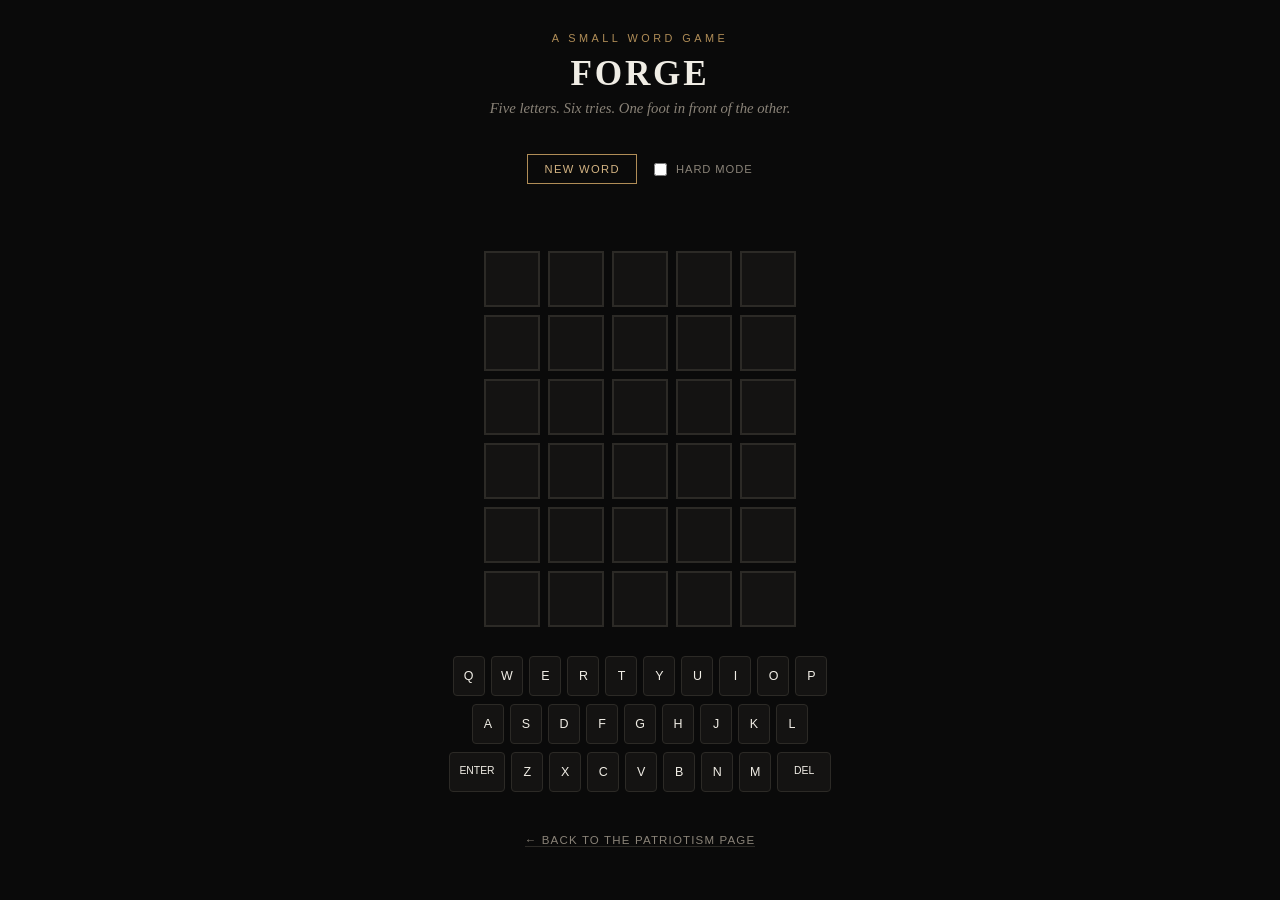
<file: app/game.html>
<!DOCTYPE html>
<html lang="en">
<head>
<meta charset="UTF-8">
<base href="https://joshuatylerbassoo-design.github.io/">
  <meta name="viewport" content="width=device-width, initial-scale=1.0">
<title>FORGE — A Word Game of Grit</title>
<style>
  :root{
    --bg:#0a0a0a;
    --panel:#141312;
    --line:#2c2a26;
    --text:#f0ede5;
    --muted:#8a8378;
    --bronze:#b08d57;
    --bronze-light:#d4b483;
    --green:#5a7a52;
    --yellow:#b39a4a;
    --gray:#3a3733;
  }
  *{box-sizing:border-box;}
  body{
    margin:0;
    min-height:100vh;
    background:var(--bg);
    color:var(--text);
    font-family:'Georgia','Times New Roman',serif;
    display:flex;
    flex-direction:column;
    align-items:center;
    padding:2rem 1rem 3rem;
  }
  header{
    text-align:center;
    margin-bottom:1.4rem;
  }
  .eyebrow{
    font-family:Arial, Helvetica, sans-serif;
    font-size:0.68rem;
    letter-spacing:0.32em;
    text-transform:uppercase;
    color:var(--bronze);
    display:block;
    margin-bottom:0.6rem;
  }
  h1{
    margin:0;
    font-size:2.2rem;
    letter-spacing:0.08em;
    text-transform:uppercase;
  }
  .tagline{
    color:var(--muted);
    font-size:0.92rem;
    font-style:italic;
    margin-top:0.4rem;
  }
  .controls{
    display:flex;
    gap:0.8rem;
    align-items:center;
    margin-bottom:1.6rem;
    font-family:Arial, Helvetica, sans-serif;
  }
  .controls button{
    background:transparent;
    border:1px solid var(--bronze);
    color:var(--bronze-light);
    font-size:0.7rem;
    letter-spacing:0.12em;
    text-transform:uppercase;
    padding:0.5rem 1rem;
    cursor:pointer;
    transition:background 0.25s, color 0.25s;
  }
  .controls button:hover{
    background:var(--bronze);
    color:var(--bg);
  }
  .controls label{
    font-size:0.7rem;
    letter-spacing:0.08em;
    color:var(--muted);
    display:flex;
    align-items:center;
    gap:0.4rem;
    text-transform:uppercase;
  }
  #board{
    display:grid;
    grid-template-rows:repeat(6, 1fr);
    gap:8px;
    margin-bottom:1.8rem;
  }
  .row{
    display:grid;
    grid-template-columns:repeat(5, 56px);
    gap:8px;
  }
  .tile{
    width:56px;
    height:56px;
    border:2px solid var(--line);
    display:flex;
    align-items:center;
    justify-content:center;
    font-size:1.7rem;
    font-weight:bold;
    text-transform:uppercase;
    color:var(--text);
    background:var(--panel);
    transition:transform 0.15s ease;
  }
  .tile.pop{
    transform:scale(1.08);
  }
  .tile.correct{ background:var(--green); border-color:var(--green); }
  .tile.present{ background:var(--yellow); border-color:var(--yellow); }
  .tile.absent{ background:var(--gray); border-color:var(--gray); color:var(--muted); }
  .tile.flip{
    animation:flip 0.5s ease;
  }
  @keyframes flip{
    0%{ transform: rotateX(0); }
    50%{ transform: rotateX(90deg); }
    100%{ transform: rotateX(0); }
  }

  #message{
    min-height:1.6rem;
    font-family:Arial, Helvetica, sans-serif;
    font-size:0.85rem;
    letter-spacing:0.05em;
    color:var(--bronze-light);
    margin-bottom:1rem;
    text-align:center;
    text-transform:uppercase;
  }

  #keyboard{
    display:flex;
    flex-direction:column;
    gap:8px;
    width:100%;
    max-width:480px;
  }
  .krow{
    display:flex;
    justify-content:center;
    gap:6px;
  }
  .key{
    font-family:Arial, Helvetica, sans-serif;
    background:var(--panel);
    border:1px solid var(--line);
    color:var(--text);
    border-radius:4px;
    padding:0.75rem 0.6rem;
    font-size:0.78rem;
    text-transform:uppercase;
    cursor:pointer;
    min-width:32px;
    text-align:center;
    transition:background 0.2s;
    user-select:none;
  }
  .key:hover{
    border-color:var(--bronze);
  }
  .key.wide{
    min-width:54px;
    font-size:0.65rem;
  }
  .key.correct{ background:var(--green); border-color:var(--green); }
  .key.present{ background:var(--yellow); border-color:var(--yellow); }
  .key.absent{ background:var(--gray); border-color:var(--gray); color:var(--muted); }

  footer{
    margin-top:2.4rem;
    text-align:center;
  }
  footer a{
    color:var(--muted);
    font-family:Arial, Helvetica, sans-serif;
    font-size:0.72rem;
    letter-spacing:0.1em;
    text-transform:uppercase;
    text-decoration:none;
    border-bottom:1px solid var(--line);
  }
  footer a:hover{
    color:var(--bronze-light);
    border-color:var(--bronze);
  }

  #toast{
    position:fixed;
    top:1.5rem;
    left:50%;
    transform:translateX(-50%);
    background:var(--text);
    color:var(--bg);
    font-family:Arial, Helvetica, sans-serif;
    font-size:0.8rem;
    letter-spacing:0.05em;
    text-transform:uppercase;
    padding:0.7rem 1.4rem;
    border-radius:4px;
    opacity:0;
    pointer-events:none;
    transition:opacity 0.3s ease, transform 0.3s ease;
    z-index:10;
  }
  #toast.show{
    opacity:1;
    transform:translateX(-50%) translateY(6px);
  }

  @media (max-width:380px){
    .row{ grid-template-columns:repeat(5, 48px); }
    .tile{ width:48px; height:48px; font-size:1.4rem; }
  }
</style>
</head>
<body>

<div id="toast"></div>

<header>
  <span class="eyebrow">A Small Word Game</span>
  <h1>FORGE</h1>
  <p class="tagline">Five letters. Six tries. One foot in front of the other.</p>
</header>

<div class="controls">
  <button id="newWordBtn">New Word</button>
  <label><input type="checkbox" id="hardMode"> Hard Mode</label>
</div>

<div id="message"></div>
<div id="board"></div>
<div id="keyboard"></div>

<footer>
  <a href="scratch.html">&larr; Back to the patriotism page</a>
</footer>

<script>
(function(){
  // Word bank: words tied to grit, discipline, country, and tradition —
  // the same themes running through the rest of the site. All 5-letter words.
  const WORD_LIST = [
    "GRIND","HONOR","BUILD","FORGE","STAND","BRAVE","TRUTH","STEEL",
    "FAITH","GUARD","EARTH","NORTH","RANCH","STONE","CLIMB","TRAIL",
    "RIFLE","MEDAL","TROOP","UNION","EAGLE","CIVIC"
  ];

  const ROWS = 6, COLS = 5;
  let answer = "";
  let currentRow = 0;
  let currentCol = 0;
  let board = [];
  let gameOver = false;
  let hardMode = false;
  let lockedHints = {}; // for hard mode: position -> letter; presentLetters set

  const boardEl = document.getElementById("board");
  const keyboardEl = document.getElementById("keyboard");
  const messageEl = document.getElementById("message");
  const toastEl = document.getElementById("toast");
  const hardModeToggle = document.getElementById("hardMode");
  const newWordBtn = document.getElementById("newWordBtn");

  function pickWord(){
    return WORD_LIST[Math.floor(Math.random() * WORD_LIST.length)];
  }

  function showToast(text){
    toastEl.textContent = text;
    toastEl.classList.add("show");
    setTimeout(() => toastEl.classList.remove("show"), 1500);
  }

  function buildBoard(){
    boardEl.innerHTML = "";
    board = [];
    for(let r = 0; r < ROWS; r++){
      const rowEl = document.createElement("div");
      rowEl.className = "row";
      const rowTiles = [];
      for(let c = 0; c < COLS; c++){
        const tile = document.createElement("div");
        tile.className = "tile";
        rowEl.appendChild(tile);
        rowTiles.push(tile);
      }
      boardEl.appendChild(rowEl);
      board.push(rowTiles);
    }
  }

  const KEY_ROWS = [
    "Q W E R T Y U I O P".split(" "),
    "A S D F G H J K L".split(" "),
    ["ENTER", ..."Z X C V B N M".split(" "), "BACK"]
  ];

  let keyEls = {};

  function buildKeyboard(){
    keyboardEl.innerHTML = "";
    keyEls = {};
    KEY_ROWS.forEach(rowKeys => {
      const krow = document.createElement("div");
      krow.className = "krow";
      rowKeys.forEach(k => {
        const btn = document.createElement("div");
        btn.className = "key" + ((k === "ENTER" || k === "BACK") ? " wide" : "");
        btn.textContent = k === "BACK" ? "DEL" : k;
        btn.addEventListener("click", () => handleKey(k));
        krow.appendChild(btn);
        keyEls[k] = btn;
      });
      keyboardEl.appendChild(krow);
    });
  }

  function startGame(){
    answer = pickWord();
    currentRow = 0;
    currentCol = 0;
    gameOver = false;
    lockedHints = {};
    messageEl.textContent = "";
    buildBoard();
    buildKeyboard();
  }

  function handleKey(k){
    if(gameOver) return;
    if(k === "ENTER"){
      submitGuess();
    } else if(k === "BACK"){
      if(currentCol > 0){
        currentCol--;
        board[currentRow][currentCol].textContent = "";
        board[currentRow][currentCol].classList.remove("pop");
      }
    } else if(/^[A-Z]$/.test(k)){
      if(currentCol < COLS){
        board[currentRow][currentCol].textContent = k;
        board[currentRow][currentCol].classList.add("pop");
        currentCol++;
      }
    }
  }

  function currentGuess(){
    return board[currentRow].map(t => t.textContent).join("");
  }

  function submitGuess(){
    const guess = currentGuess();
    if(guess.length < COLS){
      showToast("Not enough letters");
      shakeRow(currentRow);
      return;
    }
    if(!/^[A-Z]{5}$/.test(guess)){
      showToast("Not a valid 5-letter word");
      shakeRow(currentRow);
      return;
    }

    // Hard mode validation: any previously revealed correct/present letters
    // must be reused in the right way.
    if(hardMode){
      const violation = checkHardMode(guess);
      if(violation){
        showToast(violation);
        shakeRow(currentRow);
        return;
      }
    }

    const result = scoreGuess(guess, answer);
    revealRow(currentRow, result, guess);

    // Update hard-mode constraints
    if(hardMode){
      result.forEach((res, i) => {
        if(res === "correct") lockedHints[i] = guess[i];
      });
    }

    if(guess === answer){
      gameOver = true;
      setTimeout(() => showToast("Solved! Well done."), 600);
      messageEl.textContent = "FORGED. The word was " + answer + ".";
      return;
    }

    currentRow++;
    currentCol = 0;

    if(currentRow === ROWS){
      gameOver = true;
      messageEl.textContent = "Out of tries. The word was " + answer + ".";
    }
  }



  function checkHardMode(guess){
    for(const pos in lockedHints){
      if(guess[pos] !== lockedHints[pos]){
        return "Letter " + lockedHints[pos] + " must be in position " + (parseInt(pos)+1);
      }
    }
    return null;
  }

  function scoreGuess(guess, answer){
    const result = new Array(COLS).fill("absent");
    const answerArr = answer.split("");
    const used = new Array(COLS).fill(false);

    // First pass: correct
    for(let i = 0; i < COLS; i++){
      if(guess[i] === answer[i]){
        result[i] = "correct";
        used[i] = true;
      }
    }
    // Second pass: present
    for(let i = 0; i < COLS; i++){
      if(result[i] === "correct") continue;
      const idx = answerArr.findIndex((ch, j) => ch === guess[i] && !used[j]);
      if(idx !== -1){
        result[i] = "present";
        used[idx] = true;
      }
    }
    return result;
  }

  function revealRow(row, result, guess){
    result.forEach((res, i) => {
      const tile = board[row][i];
      setTimeout(() => {
        tile.classList.add("flip");
        tile.classList.add(res);
        updateKeyColor(guess[i], res);
      }, i * 220);
    });
  }

  const keyPriority = { "absent": 0, "present": 1, "correct": 2 };
  function updateKeyColor(letter, res){
    const el = keyEls[letter];
    if(!el) return;
    const currentClass = ["absent","present","correct"].find(c => el.classList.contains(c));
    if(!currentClass || keyPriority[res] > keyPriority[currentClass]){
      el.classList.remove("absent","present","correct");
      el.classList.add(res);
    }
  }

  function shakeRow(row){
    const rowEl = boardEl.children[row];
    rowEl.style.transform = "translateX(-6px)";
    setTimeout(() => rowEl.style.transform = "translateX(6px)", 80);
    setTimeout(() => rowEl.style.transform = "translateX(0)", 160);
  }

  document.addEventListener("keydown", (e) => {
    let k = e.key.toUpperCase();
    if(k === "ENTER") handleKey("ENTER");
    else if(k === "BACKSPACE") handleKey("BACK");
    else if(/^[A-Z]$/.test(k)) handleKey(k);
  });

  newWordBtn.addEventListener("click", startGame);
  hardModeToggle.addEventListener("change", (e) => {
    hardMode = e.target.checked;
    showToast(hardMode ? "Hard mode on" : "Hard mode off");
  });

  startGame();
})();
</script>

</body>
</html>
</file>
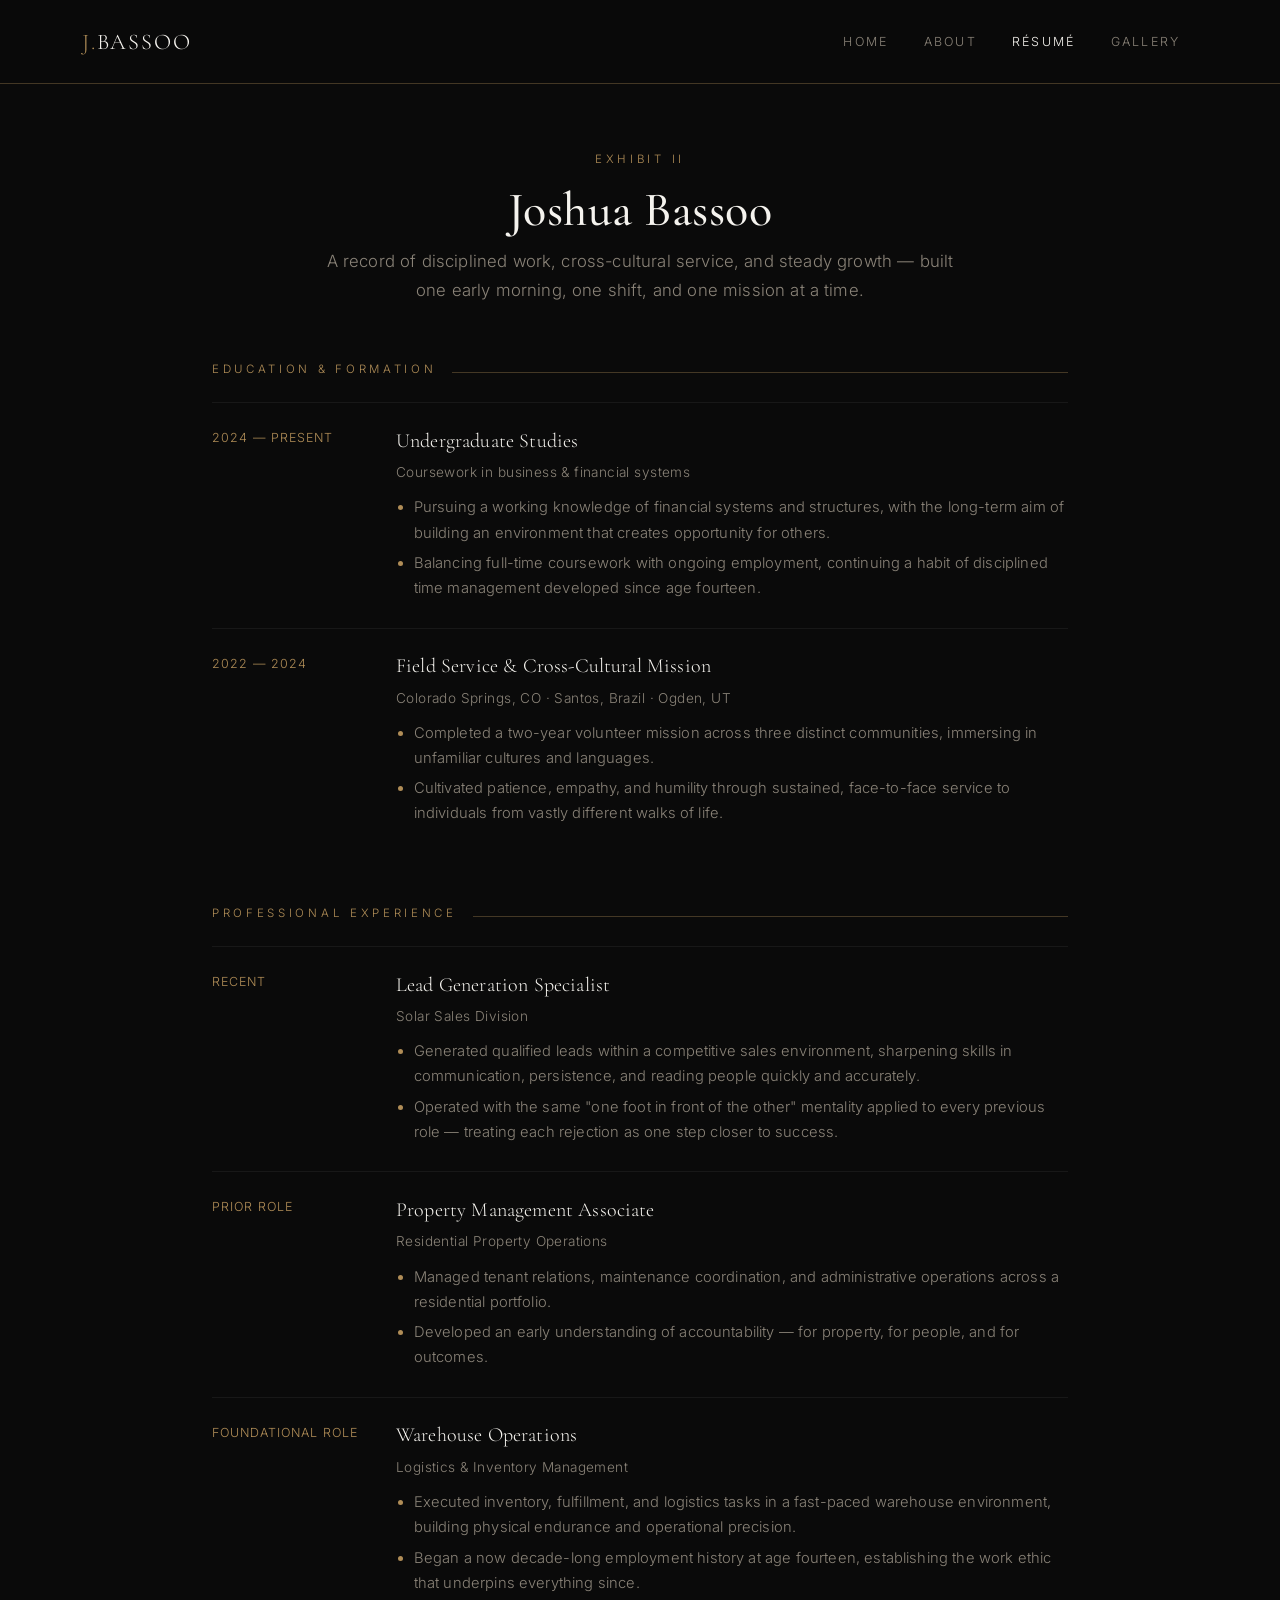
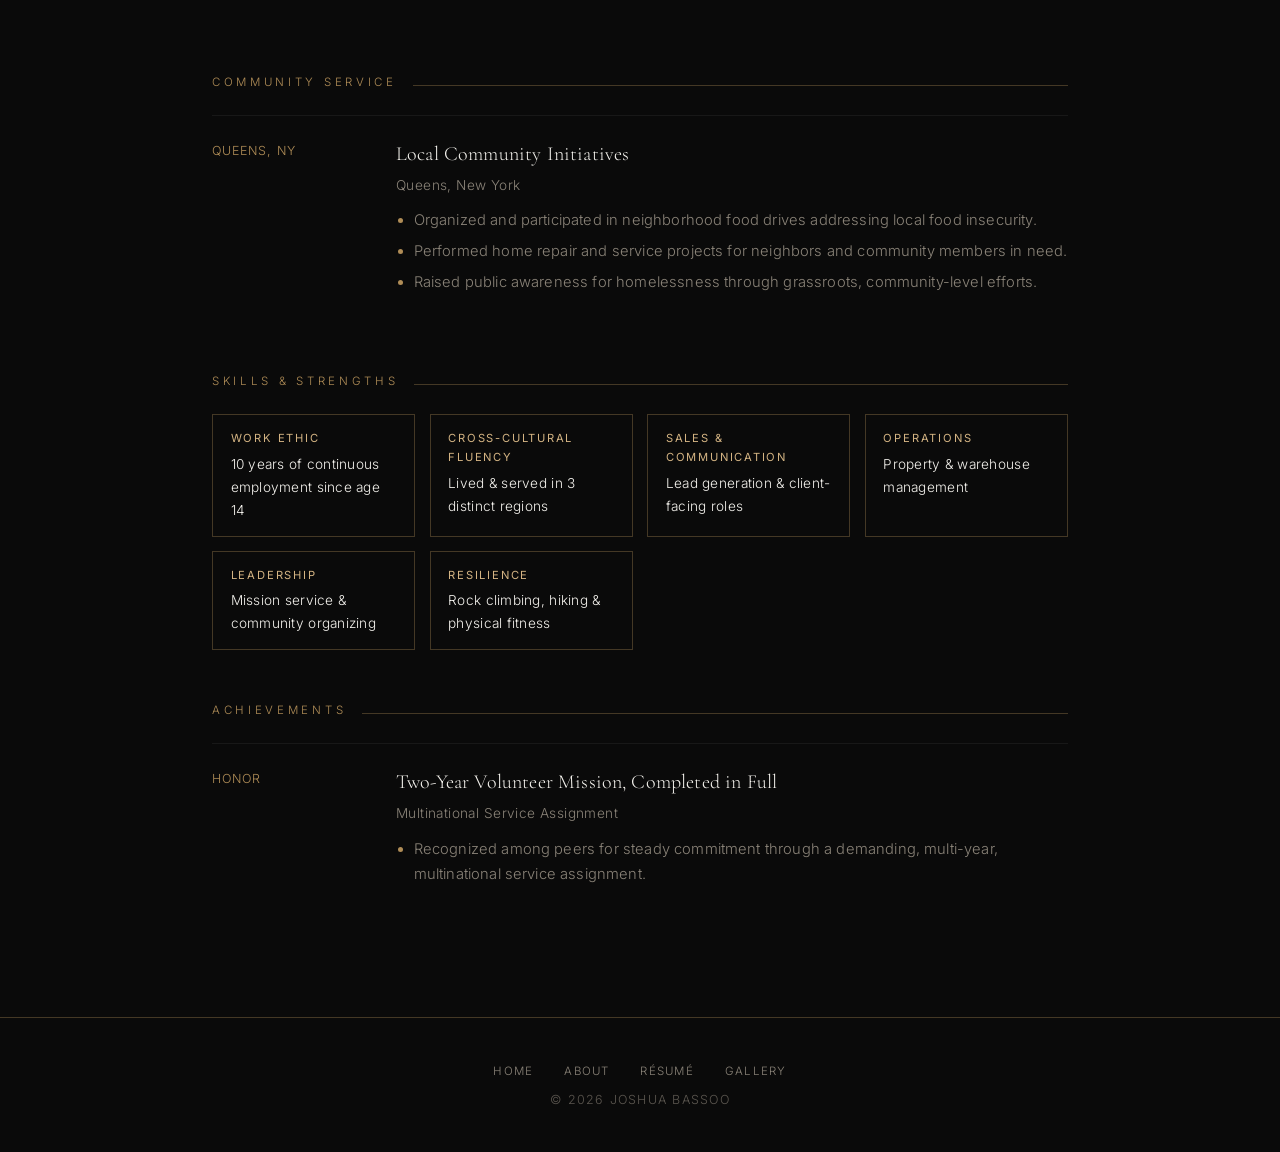
<file: pages/resume.html>
<!DOCTYPE html>
<html lang="en">
<head>
  <meta charset="UTF-8">
  <base href="https://joshuatylerbassoo-design.github.io/">
  <meta name="viewport" content="width=device-width, initial-scale=1.0">
  <title>Résumé — Joshua Bassoo</title>
  <meta name="description" content="The professional record of Joshua Bassoo: education, experience, and skills.">

  <link href="https://cdn.jsdelivr.net/npm/bootstrap@5.3.3/dist/css/bootstrap.min.css" rel="stylesheet">
  <link rel="preconnect" href="https://fonts.googleapis.com">
  <link href="https://fonts.googleapis.com/css2?family=Cormorant+Garamond:ital,wght@0,400;0,500;0,600;1,500&family=Inter:wght@300;400;500;600&display=swap" rel="stylesheet">
  <link rel="stylesheet" href="css/main.css">
</head>
<body>

  <!-- ===== NAVBAR ===== -->
  <nav class="navbar navbar-expand-lg navbar-stoic fixed-top">
    <div class="container">
      <a class="navbar-brand" href="index.html"><span class="brand-mark">J.</span>BASSOO</a>
      <button class="navbar-toggler" type="button" data-bs-toggle="collapse" data-bs-target="#navMain" aria-controls="navMain" aria-expanded="false" aria-label="Toggle navigation">
        <span class="navbar-toggler-icon"></span>
      </button>
      <div class="collapse navbar-collapse" id="navMain">
        <ul class="navbar-nav ms-auto">
          <li class="nav-item"><a class="nav-link" href="index.html">Home</a></li>
          <li class="nav-item"><a class="nav-link" href="pages/about.html">About</a></li>
          <li class="nav-item"><a class="nav-link active" href="pages/resume.html">Résumé</a></li>
          <li class="nav-item"><a class="nav-link" href="pages/gallery.html">Gallery</a></li>
        </ul>
      </div>
    </div>
  </nav>

  <!-- ===== RESUME ===== -->
  <section class="section" style="padding-top: 9rem;">
    <div class="container resume-shell">

      <div class="resume-header">
        <p class="eyebrow">Exhibit II</p>
        <h1 class="display-heading" style="font-size: clamp(2rem, 5vw, 3rem);">Joshua Bassoo</h1>
        <p class="lede mt-2">
          A record of disciplined work, cross-cultural service, and steady growth —
          built one early morning, one shift, and one mission at a time.
        </p>
      </div>

      <!-- EDUCATION -->
      <div class="resume-block">
        <div class="resume-block-head">
          <span class="eyebrow">Education &amp; Formation</span>
        </div>
        <div class="entry">
          <div class="entry-period">2024 &mdash; Present</div>
          <div>
            <div class="entry-title">Undergraduate Studies</div>
            <div class="entry-org">Coursework in business &amp; financial systems</div>
            <ul>
              <li>Pursuing a working knowledge of financial systems and structures, with the
                long-term aim of building an environment that creates opportunity for others.</li>
              <li>Balancing full-time coursework with ongoing employment, continuing a habit
                of disciplined time management developed since age fourteen.</li>
            </ul>
          </div>
        </div>
        <div class="entry">
          <div class="entry-period">2022 &mdash; 2024</div>
          <div>
            <div class="entry-title">Field Service &amp; Cross-Cultural Mission</div>
            <div class="entry-org">Colorado Springs, CO &middot; Santos, Brazil &middot; Ogden, UT</div>
            <ul>
              <li>Completed a two-year volunteer mission across three distinct communities,
                immersing in unfamiliar cultures and languages.</li>
              <li>Cultivated patience, empathy, and humility through sustained, face-to-face
                service to individuals from vastly different walks of life.</li>
            </ul>
          </div>
        </div>
      </div>

      <!-- EXPERIENCE -->
      <div class="resume-block">
        <div class="resume-block-head">
          <span class="eyebrow">Professional Experience</span>
        </div>

        <div class="entry">
          <div class="entry-period">Recent</div>
          <div>
            <div class="entry-title">Lead Generation Specialist</div>
            <div class="entry-org">Solar Sales Division</div>
            <ul>
              <li>Generated qualified leads within a competitive sales environment, sharpening
                skills in communication, persistence, and reading people quickly and accurately.</li>
              <li>Operated with the same "one foot in front of the other" mentality applied to
                every previous role — treating each rejection as one step closer to success.</li>
            </ul>
          </div>
        </div>

        <div class="entry">
          <div class="entry-period">Prior Role</div>
          <div>
            <div class="entry-title">Property Management Associate</div>
            <div class="entry-org">Residential Property Operations</div>
            <ul>
              <li>Managed tenant relations, maintenance coordination, and administrative
                operations across a residential portfolio.</li>
              <li>Developed an early understanding of accountability — for property,
                for people, and for outcomes.</li>
            </ul>
          </div>
        </div>

        <div class="entry">
          <div class="entry-period">Foundational Role</div>
          <div>
            <div class="entry-title">Warehouse Operations</div>
            <div class="entry-org">Logistics &amp; Inventory Management</div>
            <ul>
              <li>Executed inventory, fulfillment, and logistics tasks in a fast-paced
                warehouse environment, building physical endurance and operational precision.</li>
              <li>Began a now decade-long employment history at age fourteen, establishing the
                work ethic that underpins everything since.</li>
            </ul>
          </div>
        </div>
      </div>

      <!-- COMMUNITY -->
      <div class="resume-block">
        <div class="resume-block-head">
          <span class="eyebrow">Community Service</span>
        </div>
        <div class="entry">
          <div class="entry-period">Queens, NY</div>
          <div>
            <div class="entry-title">Local Community Initiatives</div>
            <div class="entry-org">Queens, New York</div>
            <ul>
              <li>Organized and participated in neighborhood food drives addressing local food insecurity.</li>
              <li>Performed home repair and service projects for neighbors and community
                members in need.</li>
              <li>Raised public awareness for homelessness through grassroots, community-level efforts.</li>
            </ul>
          </div>
        </div>
      </div>

      <!-- SKILLS -->
      <div class="resume-block">
        <div class="resume-block-head">
          <span class="eyebrow">Skills &amp; Strengths</span>
        </div>
        <div class="skill-grid">
          <div class="skill-chip"><strong>Work Ethic</strong>10 years of continuous employment since age 14</div>
          <div class="skill-chip"><strong>Cross-Cultural Fluency</strong>Lived &amp; served in 3 distinct regions</div>
          <div class="skill-chip"><strong>Sales &amp; Communication</strong>Lead generation &amp; client-facing roles</div>
          <div class="skill-chip"><strong>Operations</strong>Property &amp; warehouse management</div>
          <div class="skill-chip"><strong>Leadership</strong>Mission service &amp; community organizing</div>
          <div class="skill-chip"><strong>Resilience</strong>Rock climbing, hiking &amp; physical fitness</div>
        </div>
      </div>

      <!-- HONORS -->
      <div class="resume-block" style="margin-bottom: 0;">
        <div class="resume-block-head">
          <span class="eyebrow">Achievements</span>
        </div>
        <div class="entry">
          <div class="entry-period">Honor</div>
          <div>
            <div class="entry-title">Two-Year Volunteer Mission, Completed in Full</div>
            <div class="entry-org">Multinational Service Assignment</div>
            <ul>
              <li>Recognized among peers for steady commitment through a demanding,
                multi-year, multinational service assignment.</li>
            </ul>
          </div>
        </div>
      </div>

    </div>
  </section>

  <!-- ===== FOOTER ===== -->
  <footer class="footer-stoic">
    <div class="container">
      <div class="footer-links mb-2">
        <a href="index.html">Home</a>
        <a href="pages/about.html">About</a>
        <a href="pages/resume.html">Résumé</a>
        <a href="pages/gallery.html">Gallery</a>
      </div>
      &copy; 2026 Joshua Bassoo
    </div>
  </footer>

  <script src="https://cdn.jsdelivr.net/npm/bootstrap@5.3.3/dist/js/bootstrap.bundle.min.js"></script>
</body>
</html>
</file>
